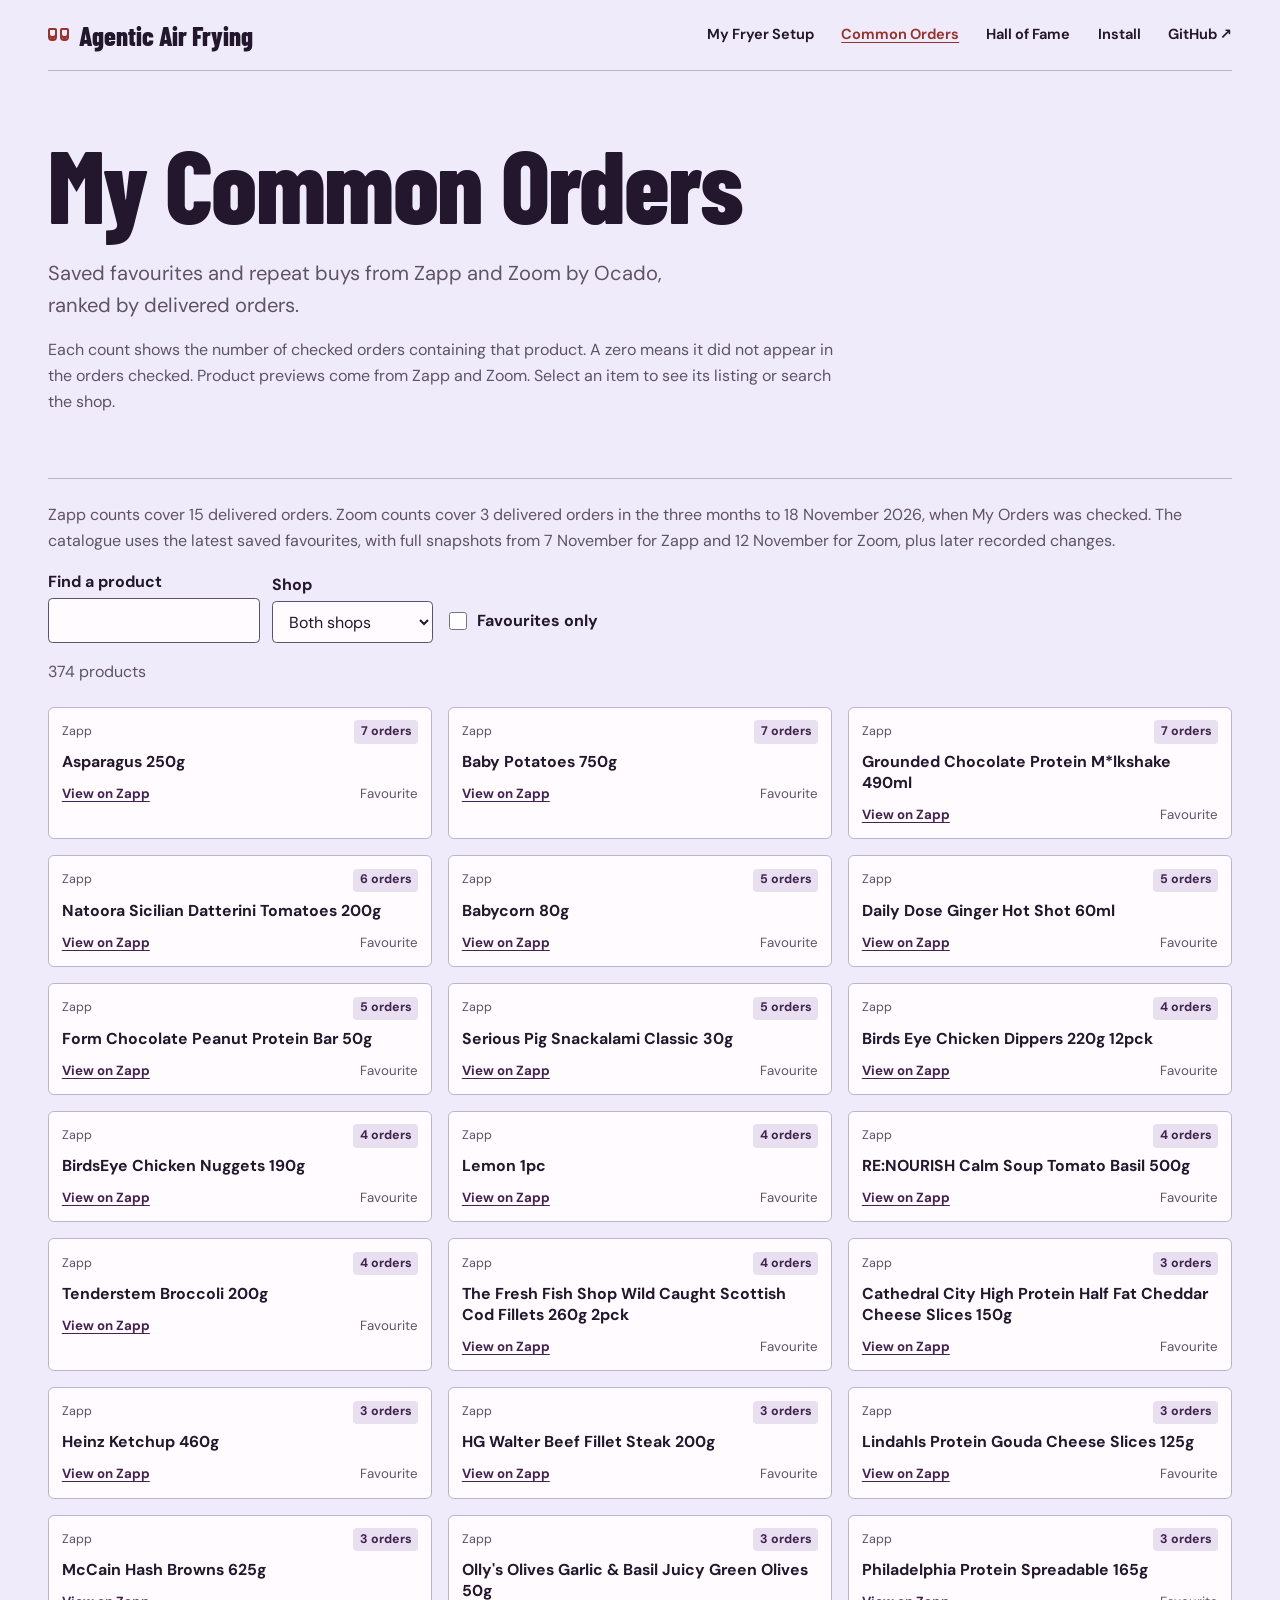
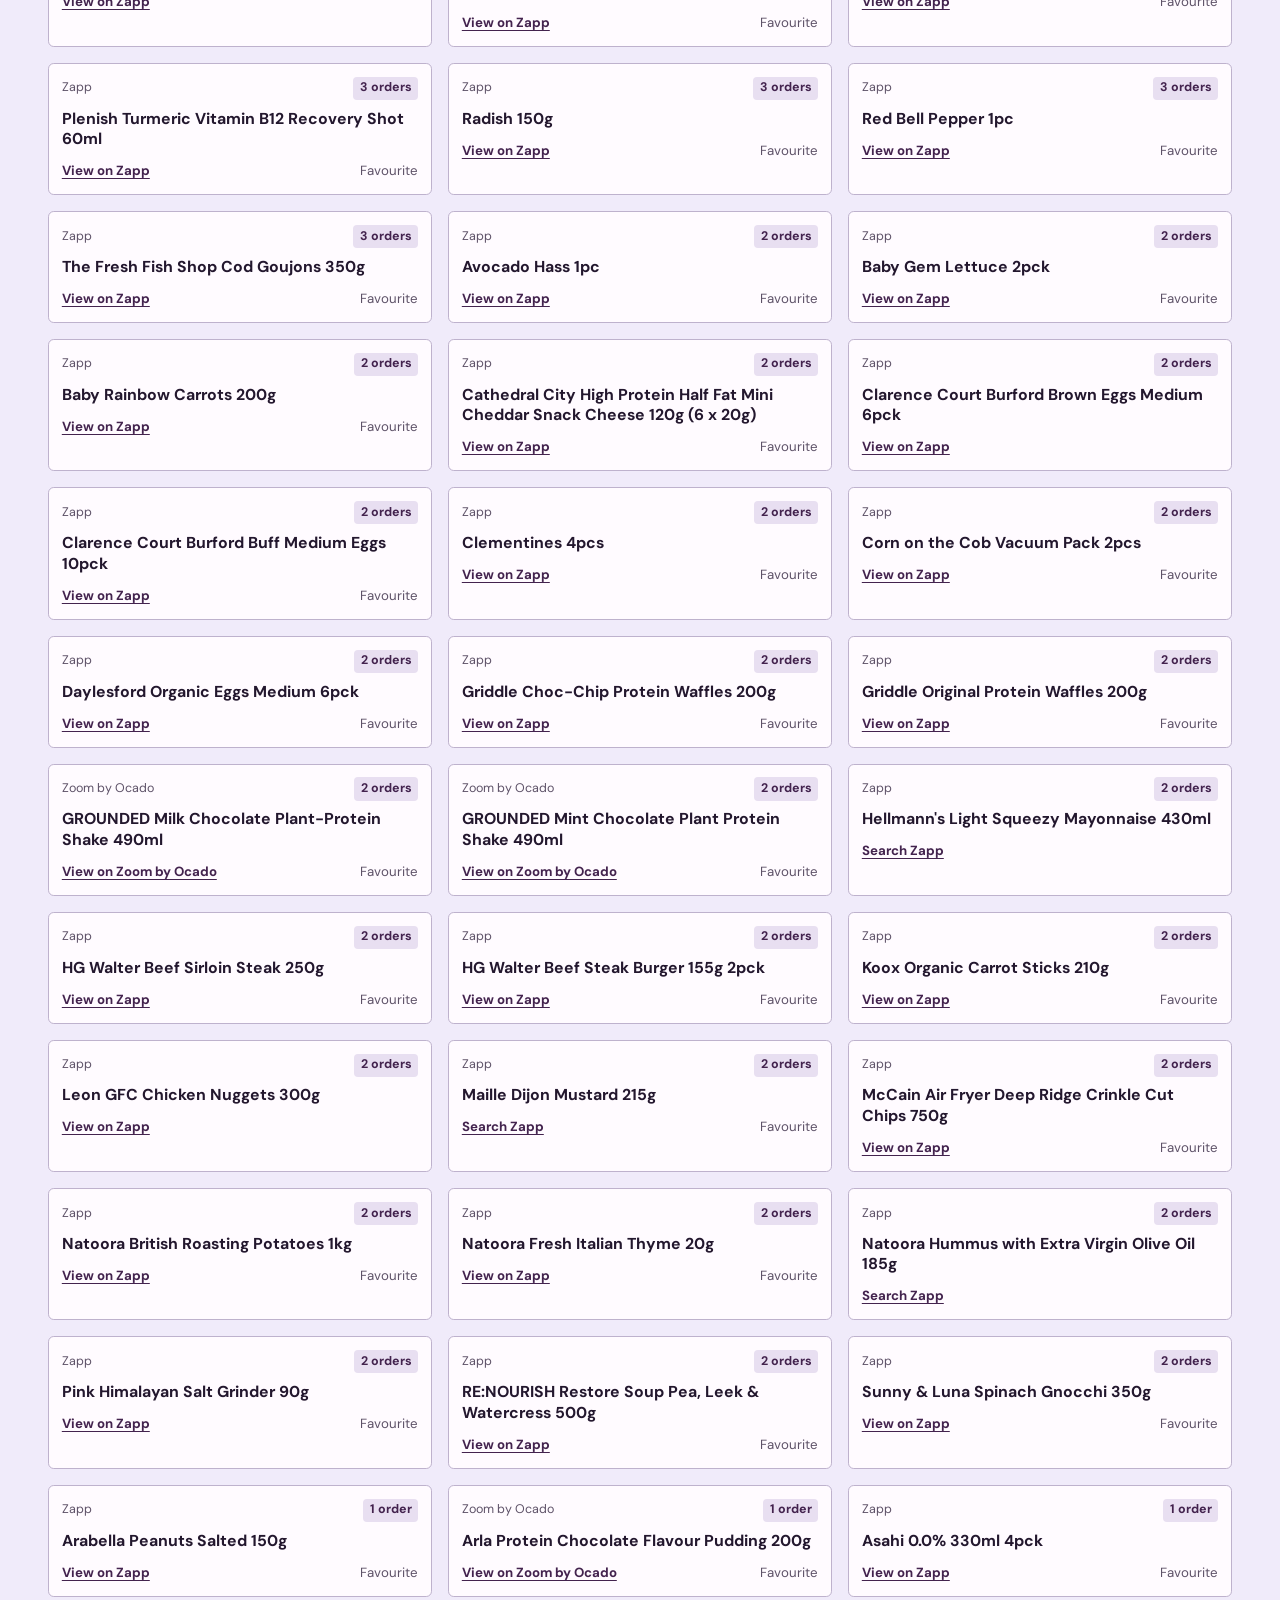
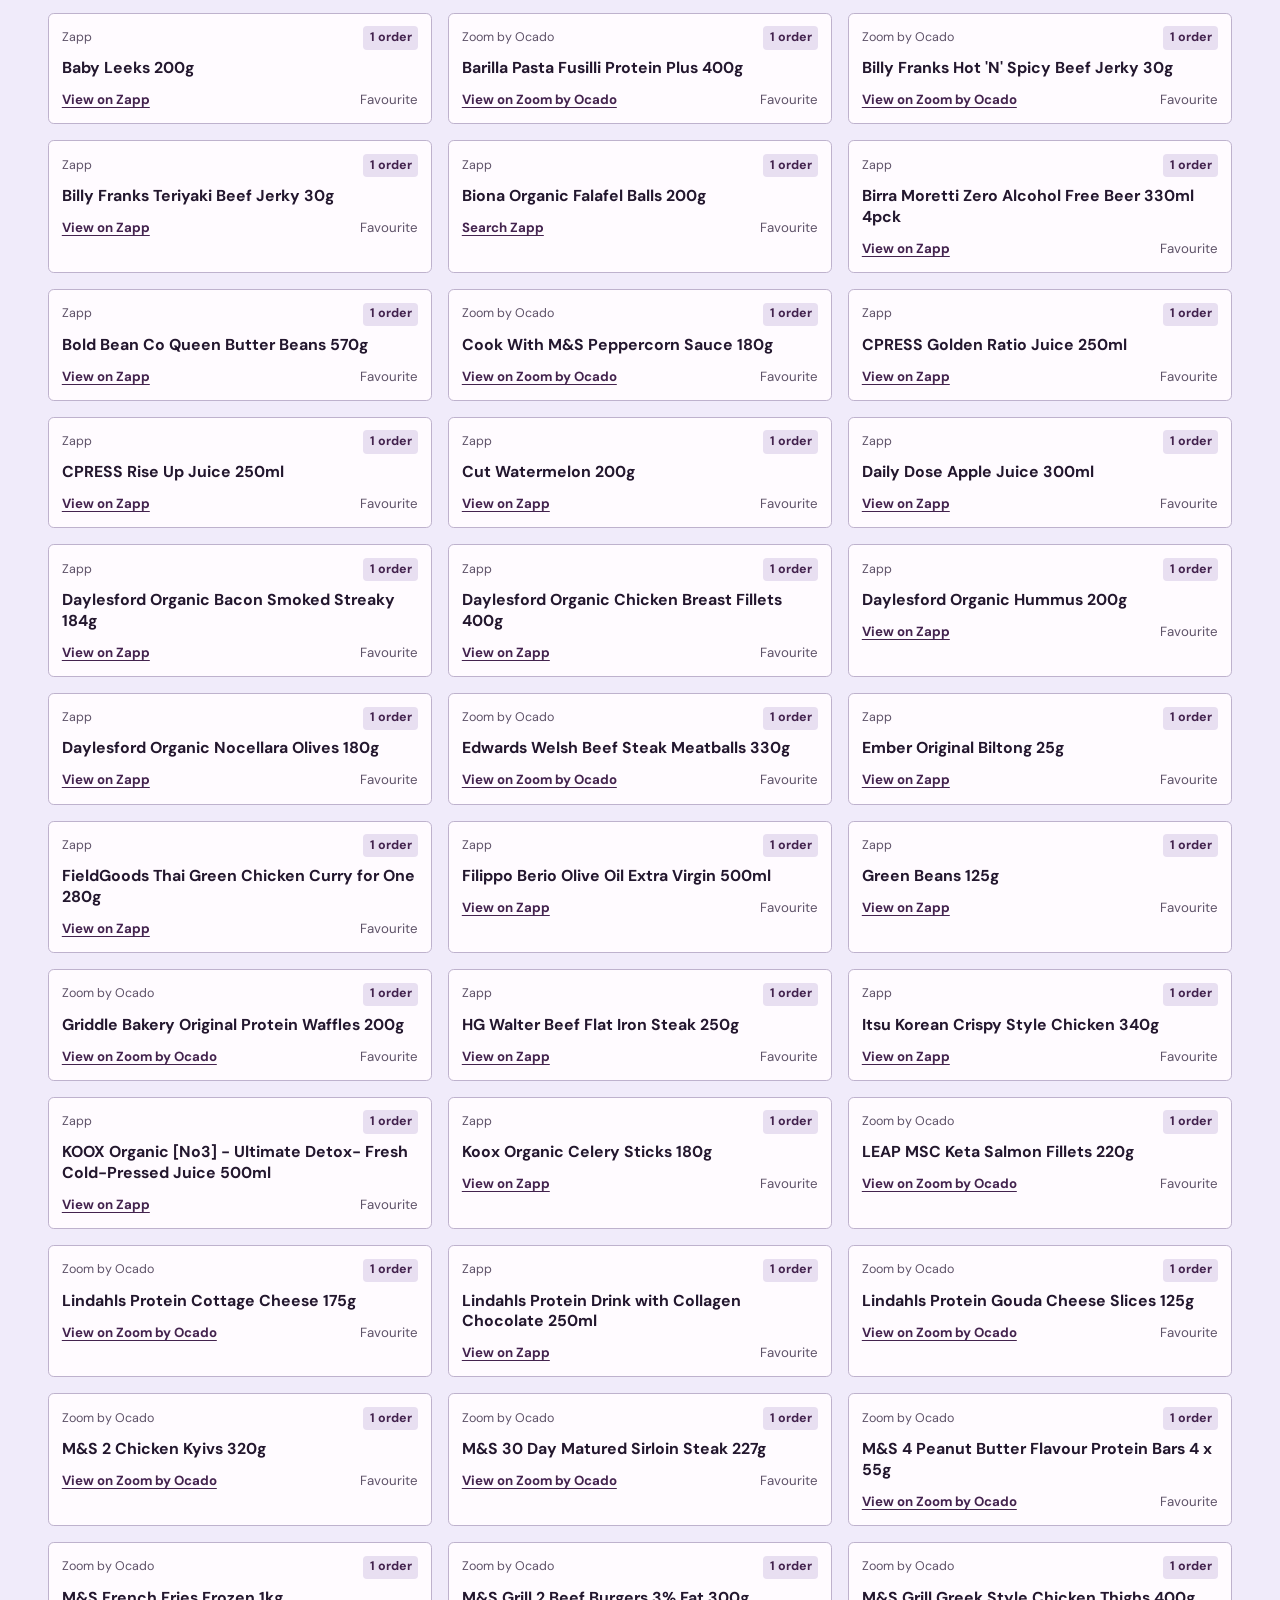
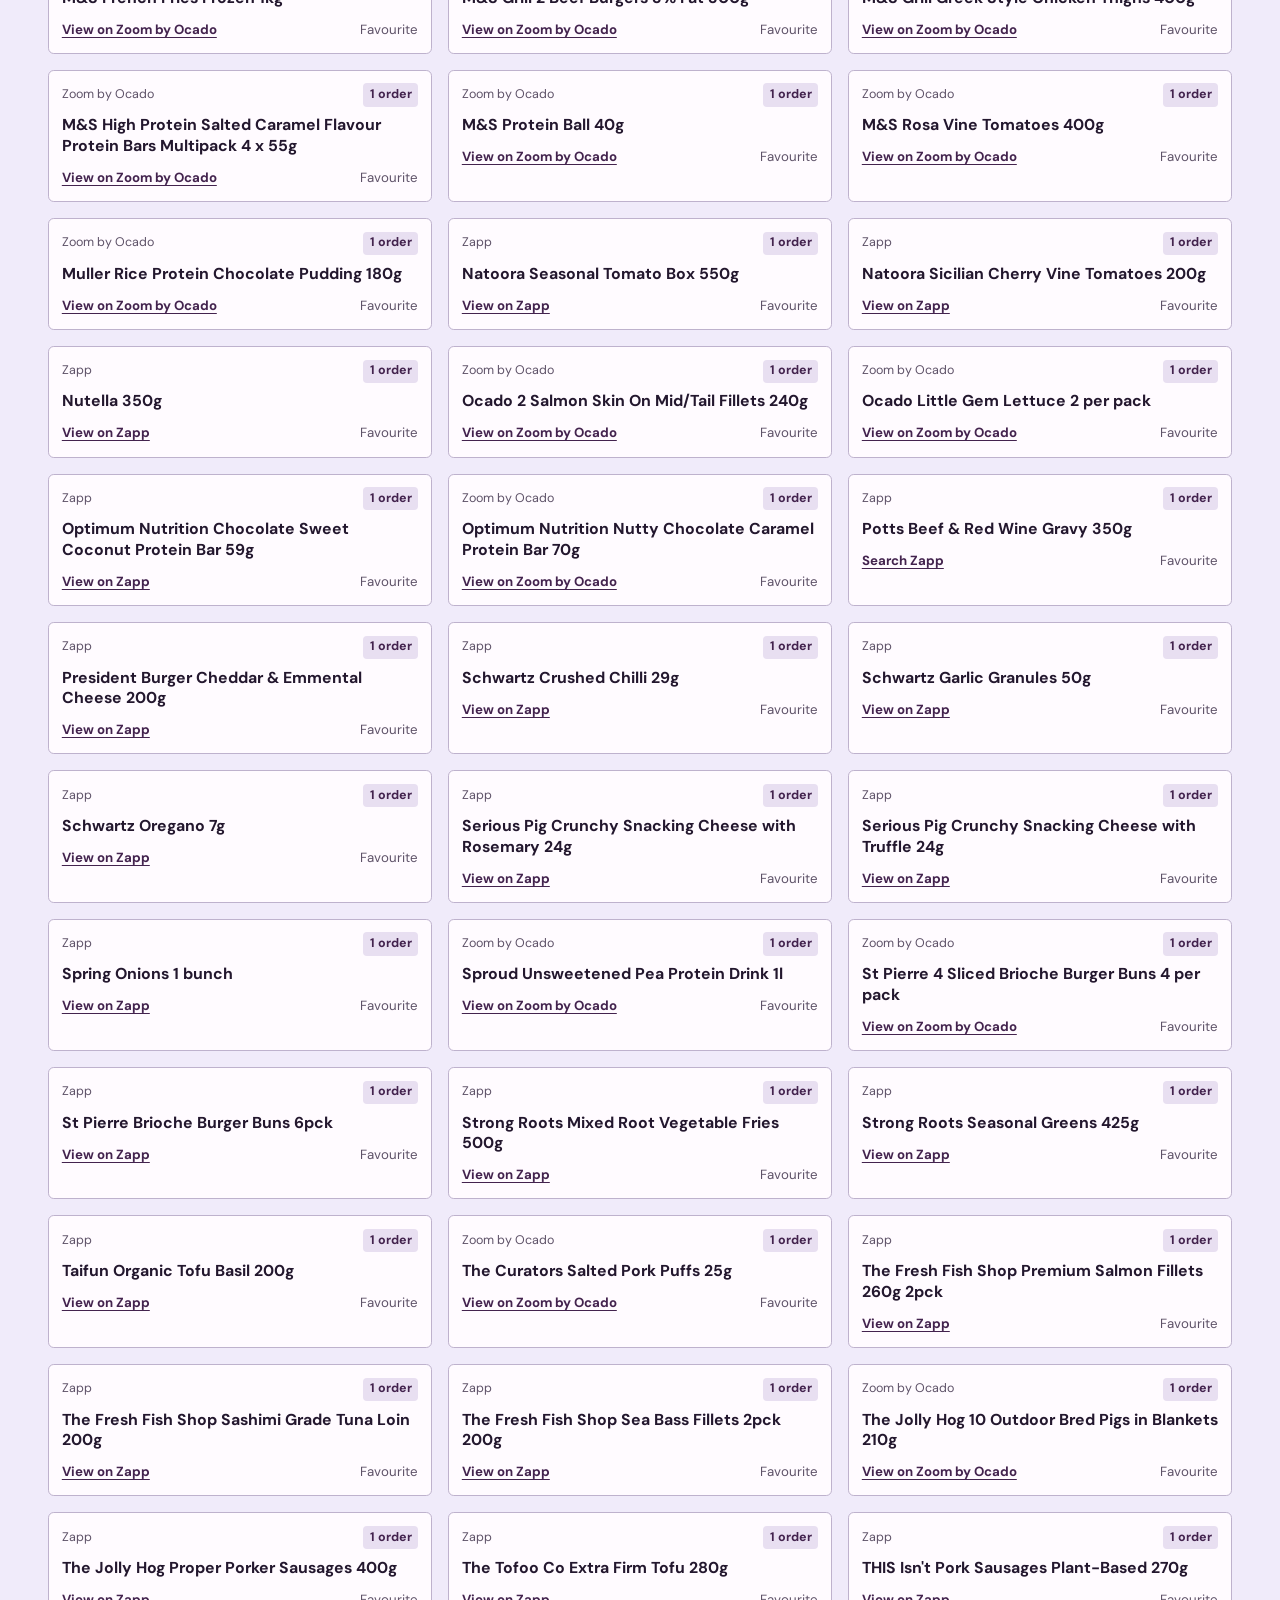
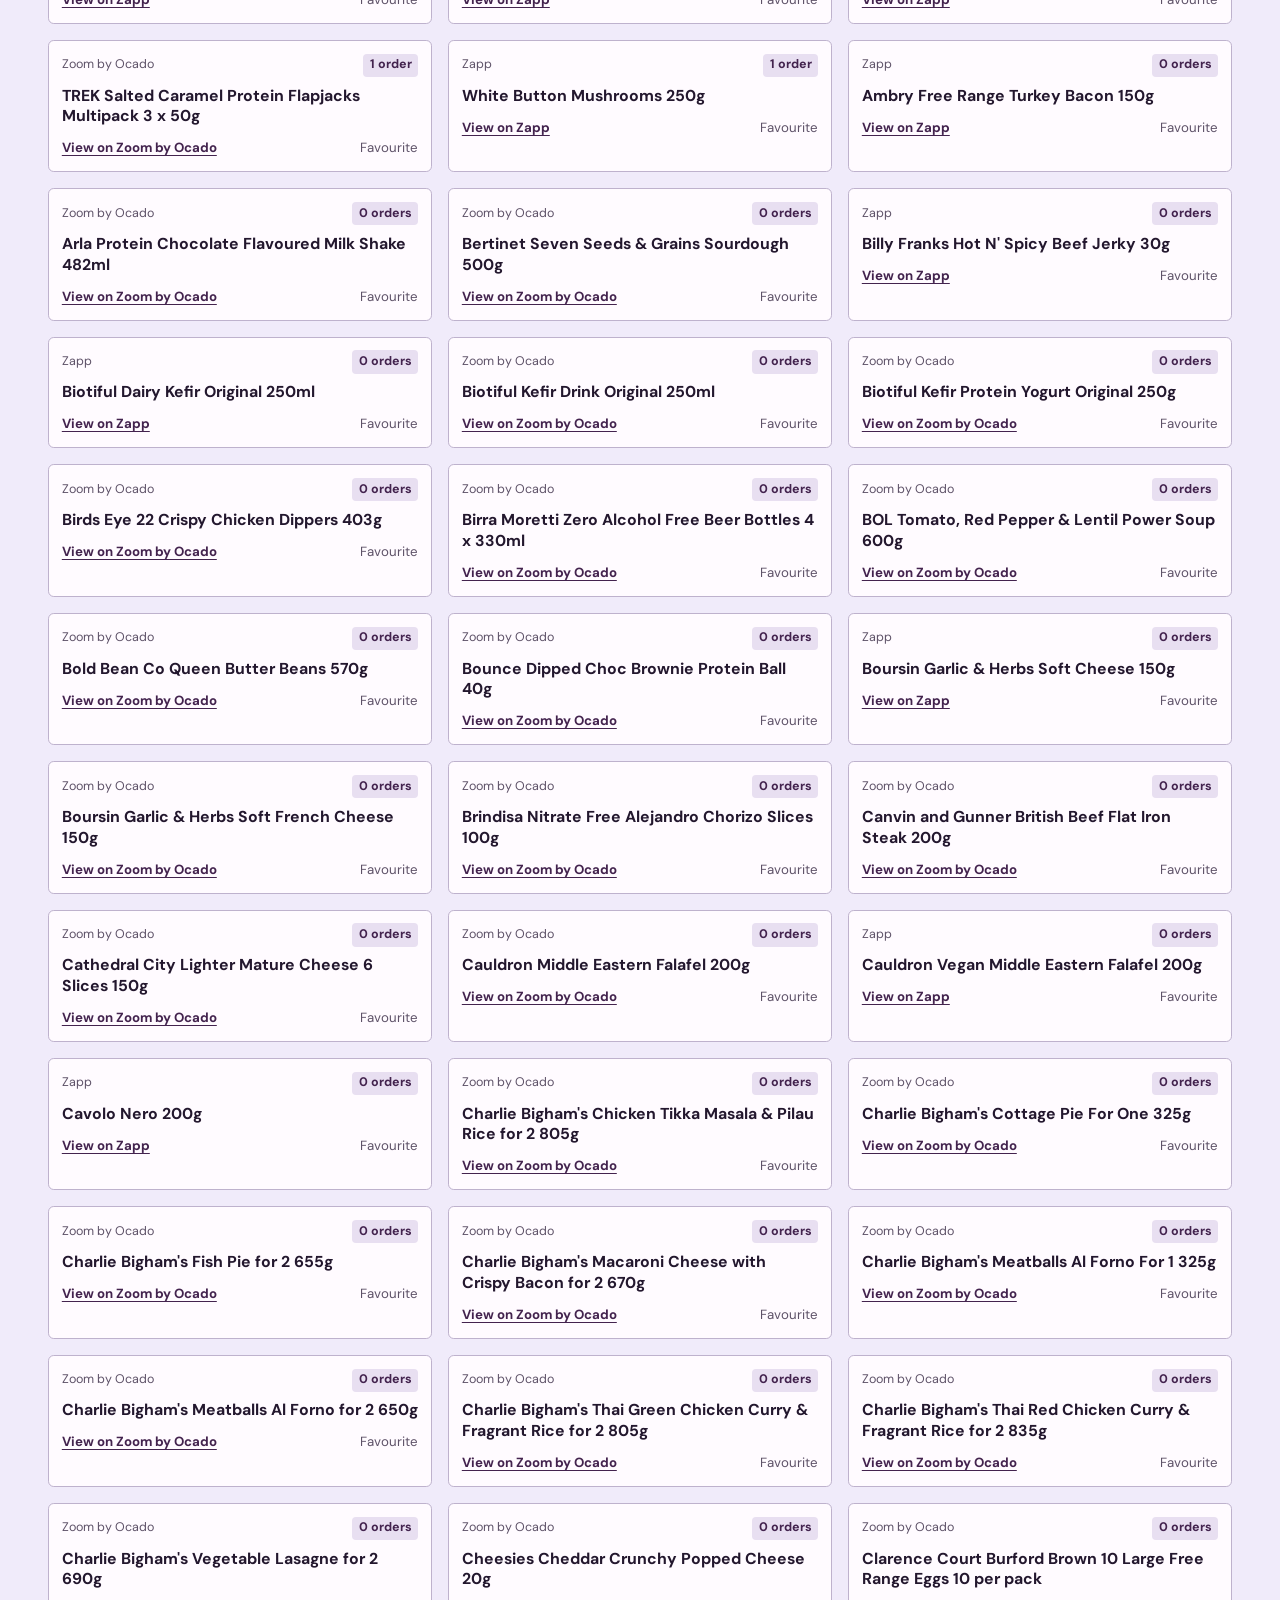
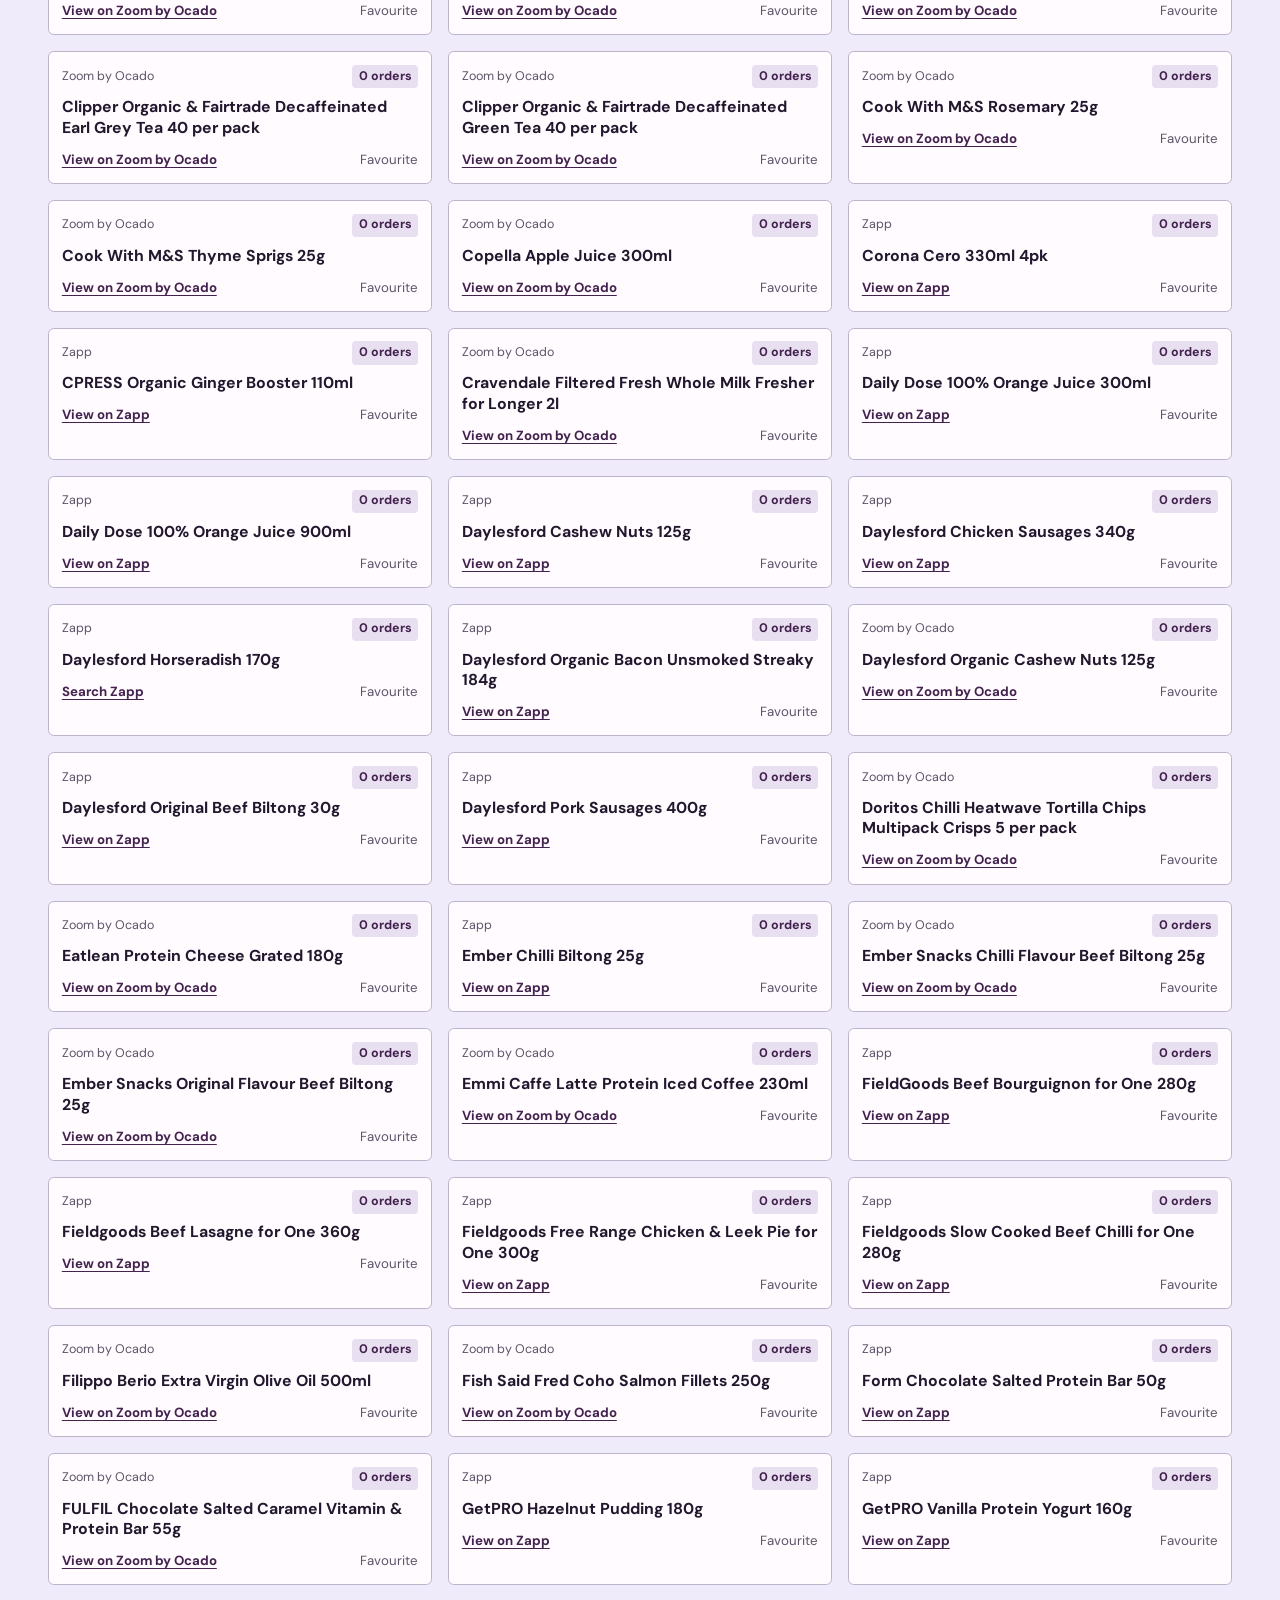
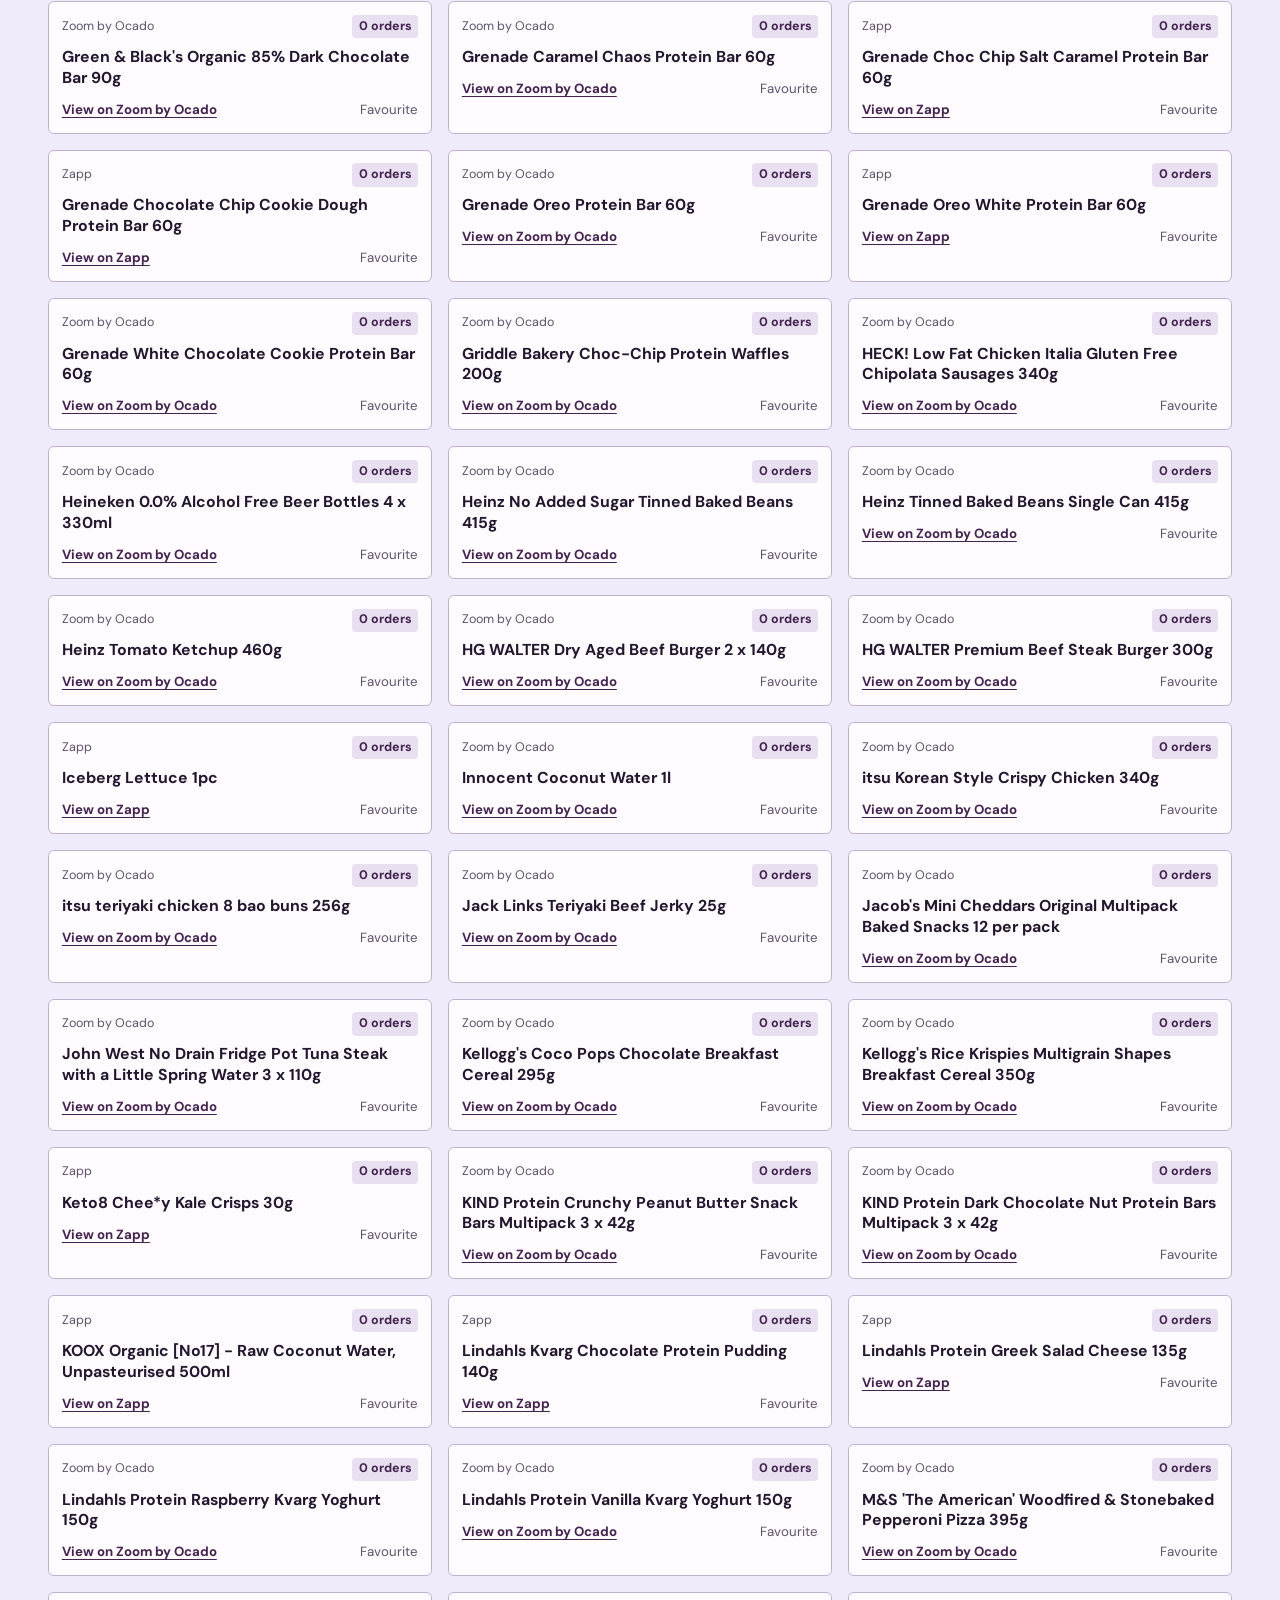
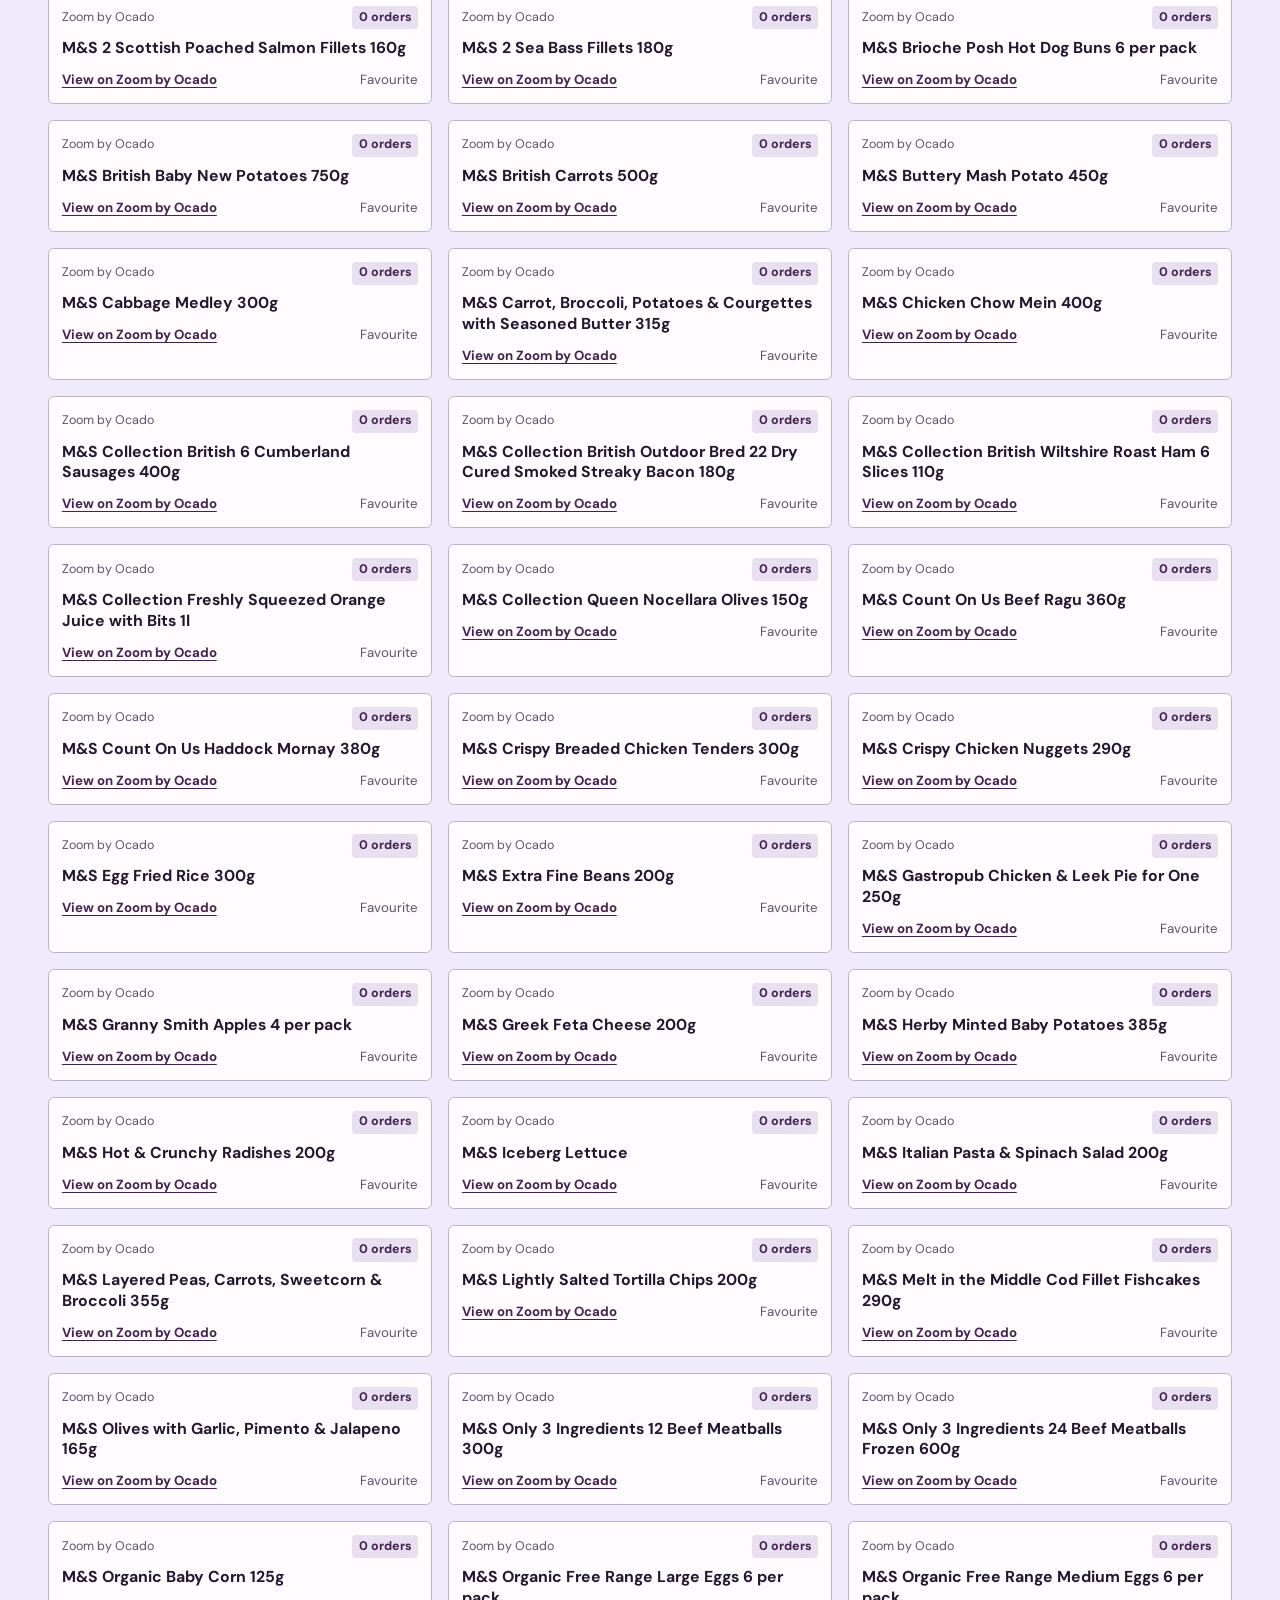
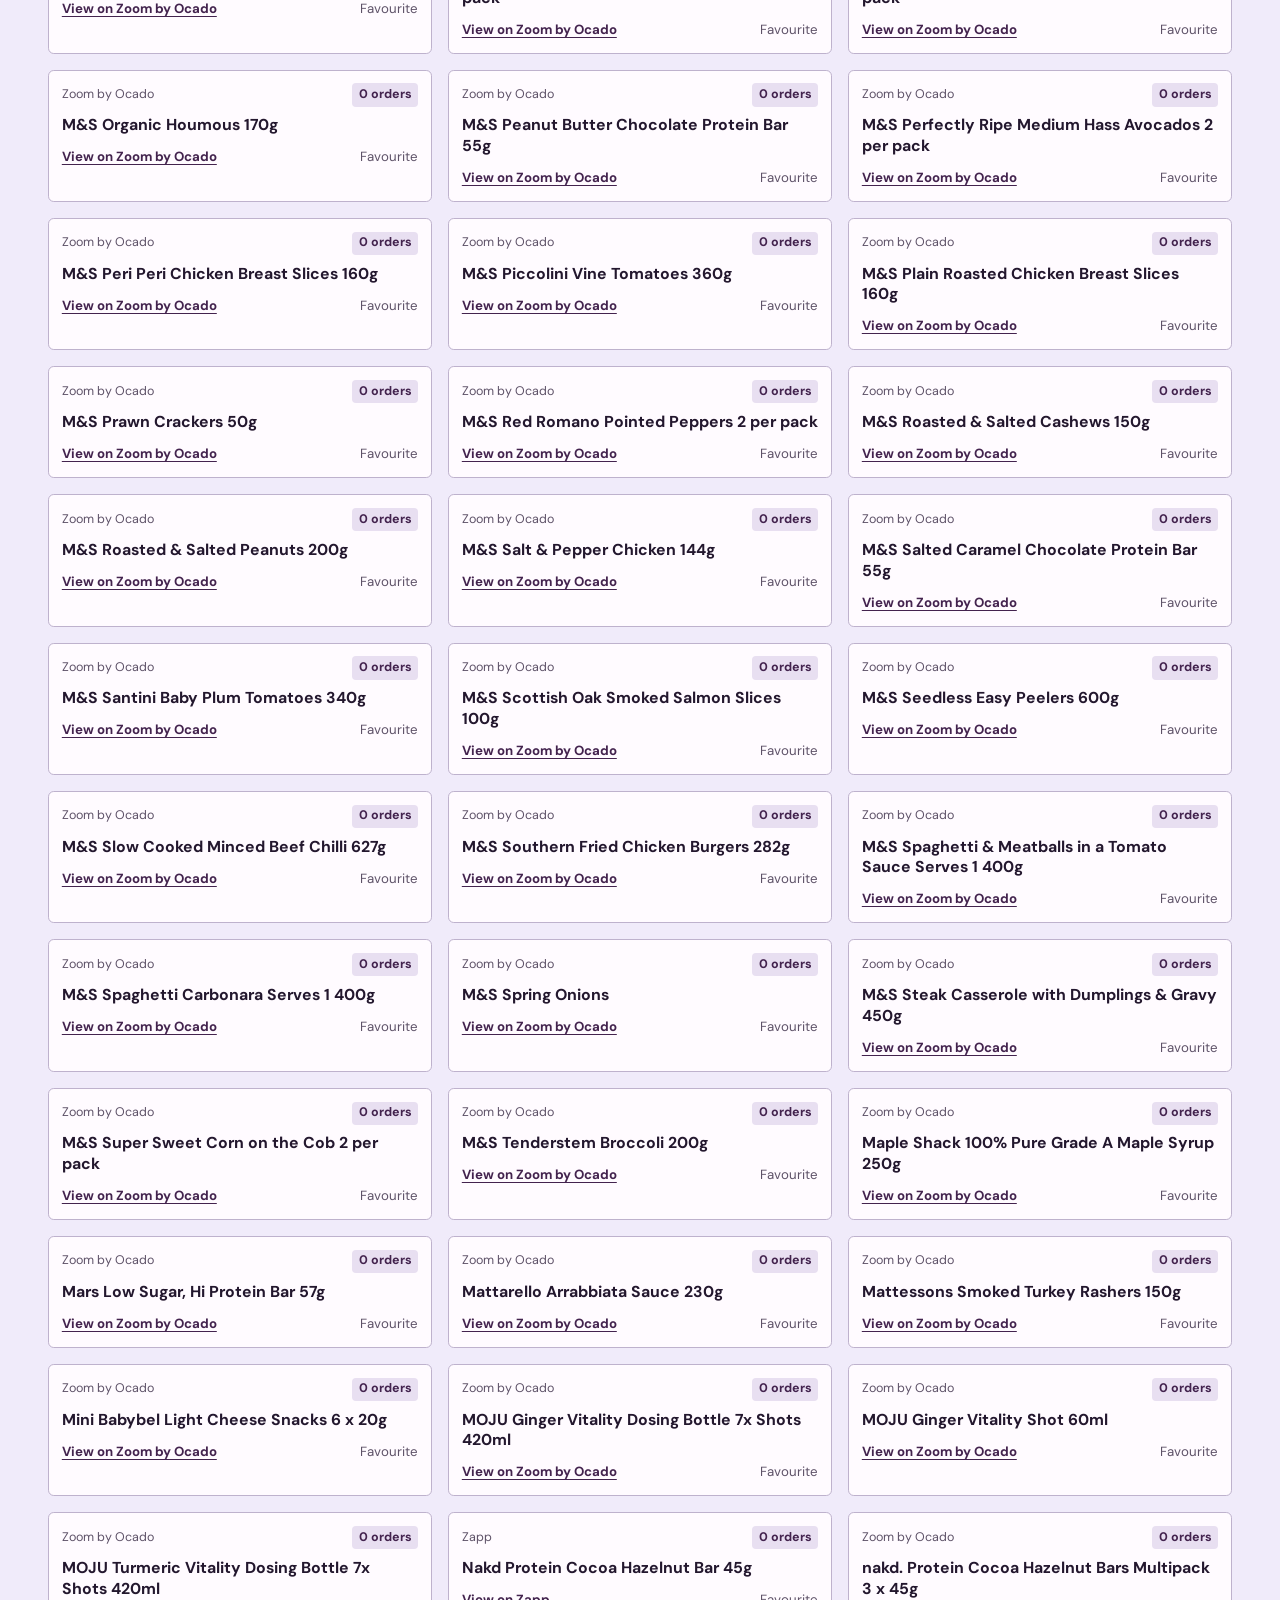
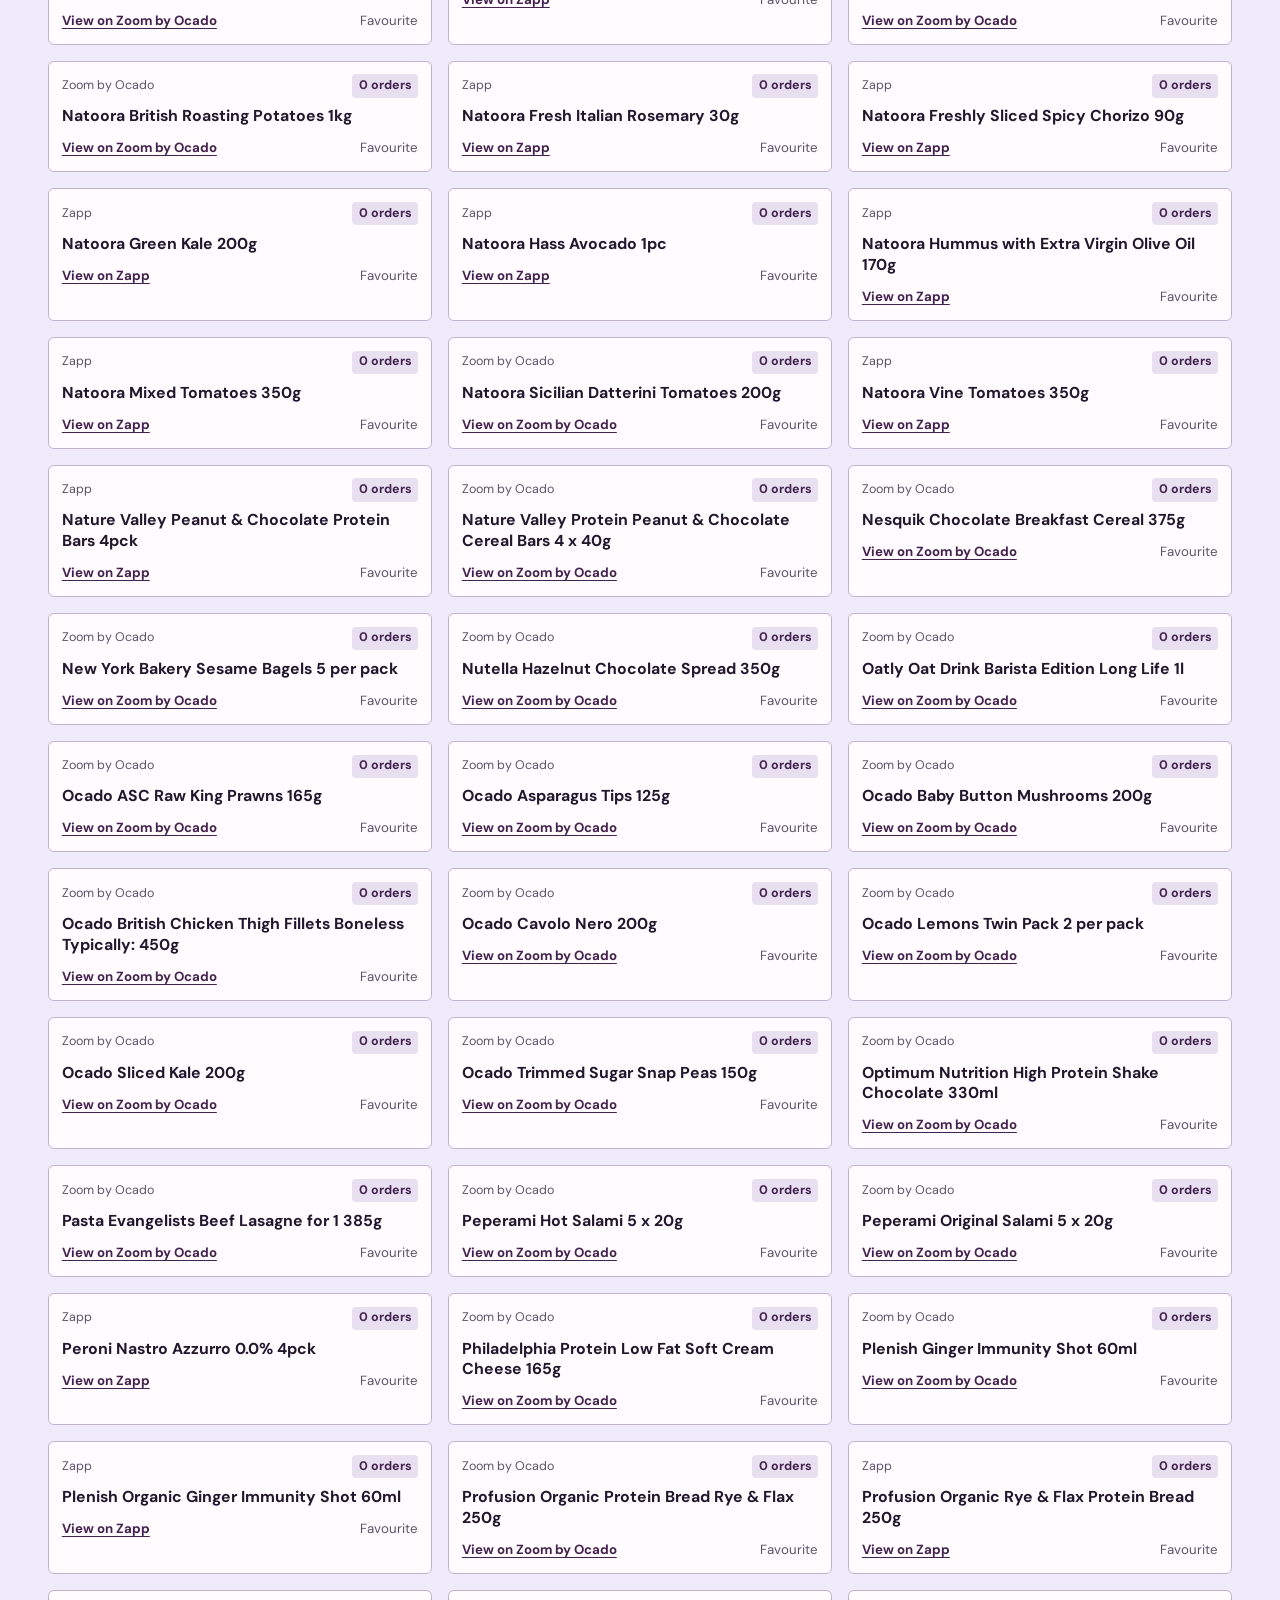
<file: docs/favourites.html>
<!DOCTYPE html>
<html lang="en">
<head>
  <meta charset="utf-8">
  <meta name="viewport" content="width=device-width, initial-scale=1">
  <title>My Common Orders — Agentic Air Frying</title>
  <meta name="description" content="Browse Ethan’s saved favourites and most frequently ordered groceries from Zapp and Zoom by Ocado.">
  <meta name="theme-color" content="#f0ebfa">
  <link rel="canonical" href="https://ethansk.github.io/agentic-air-frying/favourites.html">
  <link rel="icon" href="./assets/icon.png" type="image/png">
  <link rel="stylesheet" href="./styles.css?v=9">
  <script type="module" src="./favourites.js?v=3"></script>
</head>
<body>
  <a class="skip" href="#main">Skip to content</a>
  <header class="shell top">
    <a class="brand" href="./"><span class="basket-mark" aria-hidden="true"></span> Agentic Air Frying</a>
    <nav aria-label="Main">
      <a href="./#setup">My Fryer Setup</a>
      <a href="./favourites.html" aria-current="page">Common Orders</a>
      <a href="./hall-of-fame.html">Hall of Fame</a>
      <a href="./#install">Install</a>
      <a href="https://github.com/EthanSK/agentic-air-frying">GitHub <span aria-hidden="true">↗</span></a>
    </nav>
  </header>

  <main id="main" class="shell">
    <section class="catalog-intro" aria-labelledby="catalog-title">
      <h1 id="catalog-title">My Common Orders</h1>
      <p class="intro">Saved favourites and repeat buys from Zapp and Zoom by Ocado, ranked by delivered orders.</p>
      <p class="catalog-method">Each count shows the number of checked orders containing that product. A zero means it did not appear in the orders checked. Product previews come from Zapp and Zoom. Select an item to see its listing or search the shop.</p>
    </section>
    <section class="catalog-browser" aria-label="Browse common orders" data-favourites-list>
      <p class="catalog-coverage" data-coverage></p>
      <div class="catalog-controls" hidden>
        <label>Find a product <input type="search" name="product" autocomplete="off"></label>
        <div class="catalog-filter">
          <label for="catalog-shop">Shop</label>
          <select name="shop" id="catalog-shop">
            <option value="">Both shops</option>
            <option value="zapp">Zapp</option>
            <option value="zoom">Zoom by Ocado</option>
          </select>
        </div>
        <label class="favourites-toggle"><input type="checkbox" name="favourites"> Favourites only</label>
      </div>
      <p class="catalog-status" role="status">Loading favourites…</p>
      <ul class="catalog-grid"></ul>
      <noscript><p>Enable JavaScript to filter the catalogue, or <a href="./favourites.json">download the product list</a>.</p></noscript>
    </section>
  </main>

  <footer class="shell foot">
    <a class="brand" href="./"><span class="basket-mark" aria-hidden="true"></span> Agentic Air Frying</a>
    <nav aria-label="Project">
      <a href="https://www.justzapp.com/">Zapp <span aria-hidden="true">↗</span></a>
      <a href="https://zoom.ocado.com/">Zoom by Ocado <span aria-hidden="true">↗</span></a>
      <a href="https://github.com/EthanSK/agentic-air-frying">GitHub <span aria-hidden="true">↗</span></a>
    </nav>
  </footer>
</body>
</html>
</file>
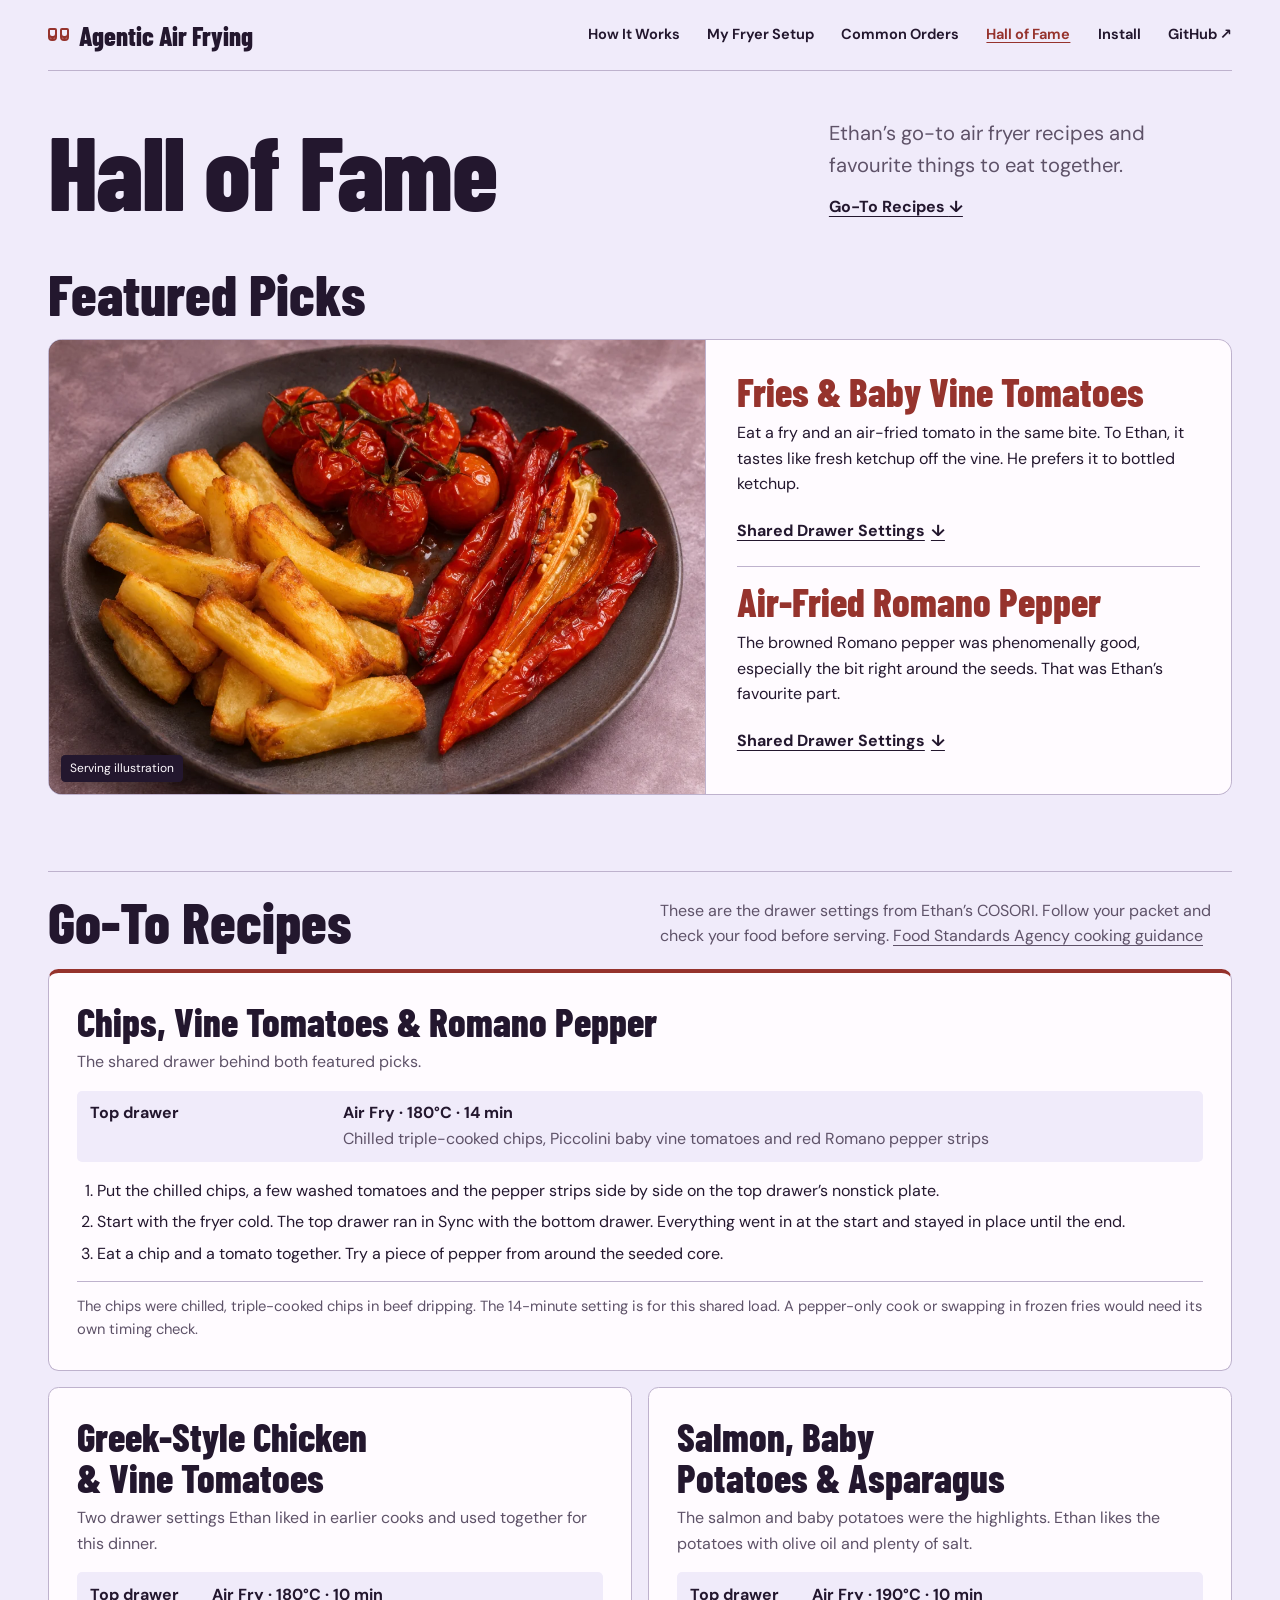
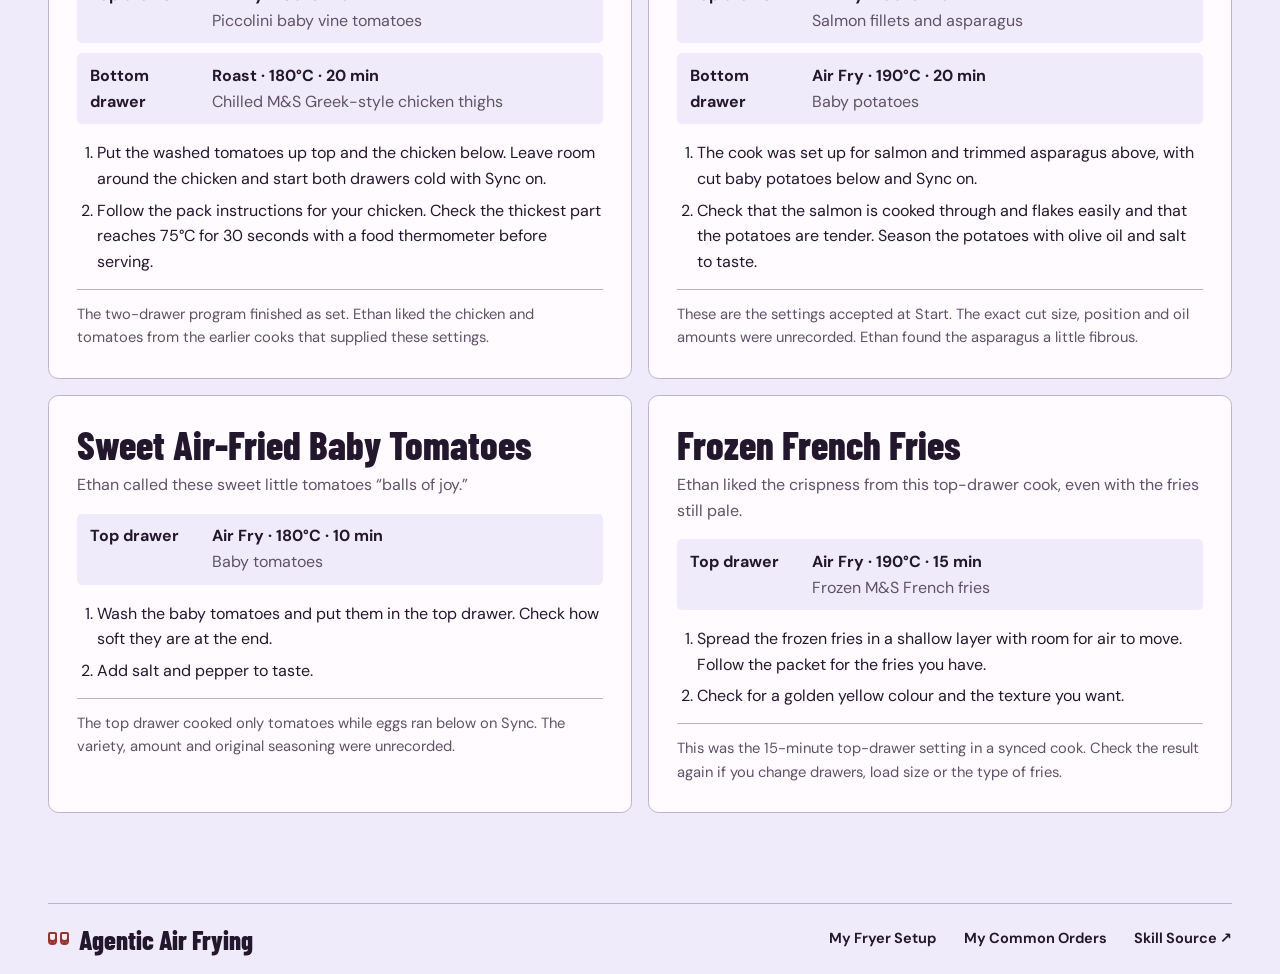
<file: docs/hall-of-fame.html>
<!DOCTYPE html>
<!-- Generated by export-hall-of-fame.py. Edit the curated cookbook and export again. -->
<html lang="en">
<head>
  <meta charset="utf-8">
  <meta name="viewport" content="width=device-width, initial-scale=1">
  <title>Hall of Fame — Agentic Air Frying</title>
  <meta name="description" content="Ethan’s go-to air fryer recipes, favourite pairings and recorded drawer settings.">
  <meta name="theme-color" content="#f0ebfa">
  <link rel="canonical" href="https://ethansk.github.io/agentic-air-frying/hall-of-fame.html">
  <meta property="og:type" content="website">
  <meta property="og:title" content="Hall of Fame — Agentic Air Frying">
  <meta property="og:description" content="Featured picks and the drawer settings behind Ethan’s go-to air fryer recipes.">
  <meta property="og:url" content="https://ethansk.github.io/agentic-air-frying/hall-of-fame.html">
  <meta property="og:image" content="https://ethansk.github.io/agentic-air-frying/assets/hall-of-fame-featured.webp">
  <link rel="icon" href="./assets/icon.png" type="image/png">
  <link rel="stylesheet" href="./styles.css?v=10">
  <link rel="stylesheet" href="./hall-of-fame.css?v=2">
</head>
<body>
  <a class="skip" href="#main">Skip to content</a>
  <header class="shell top">
    <a class="brand" href="./"><span class="basket-mark" aria-hidden="true"></span> Agentic Air Frying</a>
    <nav aria-label="Main">
      <a href="./#how-it-works">How It Works</a>
      <a href="./setup.html">My Fryer Setup</a>
      <a href="./favourites.html">Common Orders</a>
      <a href="./hall-of-fame.html" aria-current="page">Hall of Fame</a>
      <a href="./#install">Install</a>
      <a href="https://github.com/EthanSK/agentic-air-frying">GitHub <span aria-hidden="true">↗</span></a>
    </nav>
  </header>

  <main id="main" class="shell hall">
    <section class="hall-hero" aria-labelledby="hall-title">
      <h1 id="hall-title">Hall of Fame</h1>
      <div>
        <p class="intro">Ethan’s go-to air fryer recipes and favourite things to eat together.</p>
        <a class="text-link" href="#recipes">Go-To Recipes <span aria-hidden="true">↓</span></a>
      </div>
    </section>

    <section class="hall-featured" aria-labelledby="featured-title">
      <h2 id="featured-title">Featured Picks</h2>
      <div class="hall-feature-grid">
        <figure class="hall-plate">
          <img src="./assets/hall-of-fame-featured.webp" width="1200" height="800" fetchpriority="high" alt="Golden chips, blistered baby tomatoes on the vine and red Romano peppers with a few seeds showing.">
          <figcaption>Serving illustration</figcaption>
        </figure>
        <div class="hall-tasting-notes">
        <article class="hall-pick" id="fries-and-baby-vine-tomatoes">
          <h3>Fries &amp; Baby Vine Tomatoes</h3>
          <p>Eat a fry and an air-fried tomato in the same bite. To Ethan, it tastes like fresh ketchup off the vine. He prefers it to bottled ketchup.</p>
          <a class="text-link" href="#chips-tomatoes-and-romano-pepper">Shared Drawer Settings <span aria-hidden="true">↓</span></a>
        </article>
        <article class="hall-pick" id="air-fried-romano-pepper">
          <h3>Air-Fried Romano Pepper</h3>
          <p>The browned Romano pepper was phenomenally good, especially the bit right around the seeds. That was Ethan’s favourite part.</p>
          <a class="text-link" href="#chips-tomatoes-and-romano-pepper">Shared Drawer Settings <span aria-hidden="true">↓</span></a>
        </article>
        </div>
      </div>
    </section>

    <section id="recipes" class="hall-recipes" aria-labelledby="recipes-title">
      <div class="hall-recipes-header">
        <h2 id="recipes-title">Go-To Recipes</h2>
        <p>These are the drawer settings from Ethan’s COSORI. Follow your packet and check your food before serving. <a href="https://www.food.gov.uk/safety-hygiene/cooking-your-food">Food Standards Agency cooking guidance</a></p>
      </div>
      <article class="hall-recipe hall-recipe-shared" id="chips-tomatoes-and-romano-pepper">
        <h3>Chips, Vine Tomatoes &amp; Romano Pepper</h3>
        <p>The shared drawer behind both featured picks.</p>
        <dl class="hall-settings">
          <div><dt>Top drawer</dt><dd><strong>Air Fry · 180°C · 14 min</strong><span>Chilled triple-cooked chips, Piccolini baby vine tomatoes and red Romano pepper strips</span></dd></div>
        </dl>
        <ol>
          <li>Put the chilled chips, a few washed tomatoes and the pepper strips side by side on the top drawer’s nonstick plate.</li>
          <li>Start with the fryer cold. The top drawer ran in Sync with the bottom drawer. Everything went in at the start and stayed in place until the end.</li>
          <li>Eat a chip and a tomato together. Try a piece of pepper from around the seeded core.</li>
        </ol>
        <p class="hall-note">The chips were chilled, triple-cooked chips in beef dripping. The 14-minute setting is for this shared load. A pepper-only cook or swapping in frozen fries would need its own timing check.</p>
      </article>
      <div class="hall-recipe-grid">
      <article class="hall-recipe" id="greek-chicken-and-vine-tomatoes">
        <h3>Greek-Style Chicken &amp; Vine Tomatoes</h3>
        <p>Two drawer settings Ethan liked in earlier cooks and used together for this dinner.</p>
        <dl class="hall-settings">
          <div><dt>Top drawer</dt><dd><strong>Air Fry · 180°C · 10 min</strong><span>Piccolini baby vine tomatoes</span></dd></div>
          <div><dt>Bottom drawer</dt><dd><strong>Roast · 180°C · 20 min</strong><span>Chilled M&amp;S Greek-style chicken thighs</span></dd></div>
        </dl>
        <ol>
          <li>Put the washed tomatoes up top and the chicken below. Leave room around the chicken and start both drawers cold with Sync on.</li>
          <li>Follow the pack instructions for your chicken. Check the thickest part reaches 75°C for 30 seconds with a food thermometer before serving.</li>
        </ol>
        <p class="hall-note">The two-drawer program finished as set. Ethan liked the chicken and tomatoes from the earlier cooks that supplied these settings.</p>
      </article>
      <article class="hall-recipe" id="salmon-baby-potatoes-and-asparagus">
        <h3>Salmon, Baby Potatoes &amp; Asparagus</h3>
        <p>The salmon and baby potatoes were the highlights. Ethan likes the potatoes with olive oil and plenty of salt.</p>
        <dl class="hall-settings">
          <div><dt>Top drawer</dt><dd><strong>Air Fry · 190°C · 10 min</strong><span>Salmon fillets and asparagus</span></dd></div>
          <div><dt>Bottom drawer</dt><dd><strong>Air Fry · 190°C · 20 min</strong><span>Baby potatoes</span></dd></div>
        </dl>
        <ol>
          <li>The cook was set up for salmon and trimmed asparagus above, with cut baby potatoes below and Sync on.</li>
          <li>Check that the salmon is cooked through and flakes easily and that the potatoes are tender. Season the potatoes with olive oil and salt to taste.</li>
        </ol>
        <p class="hall-note">These are the settings accepted at Start. The exact cut size, position and oil amounts were unrecorded. Ethan found the asparagus a little fibrous.</p>
      </article>
      <article class="hall-recipe" id="sweet-baby-tomatoes">
        <h3>Sweet Air-Fried Baby Tomatoes</h3>
        <p>Ethan called these sweet little tomatoes “balls of joy.”</p>
        <dl class="hall-settings">
          <div><dt>Top drawer</dt><dd><strong>Air Fry · 180°C · 10 min</strong><span>Baby tomatoes</span></dd></div>
        </dl>
        <ol>
          <li>Wash the baby tomatoes and put them in the top drawer. Check how soft they are at the end.</li>
          <li>Add salt and pepper to taste.</li>
        </ol>
        <p class="hall-note">The top drawer cooked only tomatoes while eggs ran below on Sync. The variety, amount and original seasoning were unrecorded.</p>
      </article>
      <article class="hall-recipe" id="frozen-french-fries">
        <h3>Frozen French Fries</h3>
        <p>Ethan liked the crispness from this top-drawer cook, even with the fries still pale.</p>
        <dl class="hall-settings">
          <div><dt>Top drawer</dt><dd><strong>Air Fry · 190°C · 15 min</strong><span>Frozen M&amp;S French fries</span></dd></div>
        </dl>
        <ol>
          <li>Spread the frozen fries in a shallow layer with room for air to move. Follow the packet for the fries you have.</li>
          <li>Check for a golden yellow colour and the texture you want.</li>
        </ol>
        <p class="hall-note">This was the 15-minute top-drawer setting in a synced cook. Check the result again if you change drawers, load size or the type of fries.</p>
      </article>
      </div>
    </section>
  </main>

  <footer class="shell foot">
    <a class="brand" href="./"><span class="basket-mark" aria-hidden="true"></span> Agentic Air Frying</a>
    <nav aria-label="Project">
      <a href="./setup.html">My Fryer Setup</a>
      <a href="./favourites.html">My Common Orders</a>
      <a href="https://github.com/EthanSK/agentic-air-frying/tree/main/skills/agentic-air-frying">Skill Source <span aria-hidden="true">↗</span></a>
    </nav>
  </footer>
</body>
</html>
</file>
<file: docs/styles.css>
@font-face {
  font-family: "Barlow Condensed";
  src: url("./assets/barlow-condensed.woff2") format("woff2");
  font-weight: 800;
  font-display: swap;
}

@font-face {
  font-family: "DM Sans";
  src: url("./assets/dm-sans.woff2") format("woff2");
  font-weight: 400 700;
  font-display: swap;
}

:root {
  color-scheme: light;
  --paper: #f0ebfa;
  --ink: #23172e;
  --plum: #43234e;
  --paprika: #96332d;
  --muted: #5e5268;
  --rule: #beb2cd;
  --white: #fffbff;
  --display: "Barlow Condensed", "Arial Narrow", sans-serif;
  --body: "DM Sans", system-ui, sans-serif;
}

*, *::before, *::after { box-sizing: border-box; }

html { scroll-padding-top: 2rem; }

body {
  margin: 0;
  background: var(--paper);
  color: var(--ink);
  font-family: var(--body);
  font-size: 1rem;
  line-height: 1.6;
}

h1, h2, h3, p, figure, blockquote { margin: 0; }

h1, h2 {
  font-family: var(--display);
  font-weight: 800;
  line-height: .95;
  text-wrap: balance;
}

h1 { font-size: clamp(3.55rem, 8.1vw, 7.45rem); letter-spacing: -.016em; }
h2 { font-size: clamp(2.5rem, 4.9vw, 4.2rem); }
h3 { font-size: clamp(1rem, 1.6vw, 1.25rem); line-height: 1.25; }

a { color: inherit; text-underline-offset: .24em; }
a:hover { text-decoration-thickness: .14em; }
a:focus-visible { outline: 3px solid currentColor; outline-offset: 5px; }

.shell { width: min(100% - 6rem, 77rem); margin-inline: auto; }

.skip {
  position: absolute;
  z-index: 1;
  left: 1rem;
  top: 1rem;
  transform: translateY(-200%);
  background: var(--ink);
  color: var(--white);
  padding: .5rem 1rem;
}

.skip:focus { transform: none; }

.top, .foot {
  display: flex;
  align-items: center;
  justify-content: space-between;
  gap: 1.15rem;
  padding-block: 1.35rem;
}

.top { border-bottom: 1px solid var(--rule); }

.brand {
  display: inline-flex;
  align-items: center;
  gap: .63rem;
  font-family: var(--display);
  font-size: 1.66rem;
  font-weight: 800;
  line-height: 1;
  text-decoration: none;
  white-space: nowrap;
}

.basket-mark { display: inline-flex; gap: 3px; color: var(--paprika); }

.basket-mark::before, .basket-mark::after {
  content: "";
  display: block;
  width: 9px;
  height: 13px;
  border: 2px solid currentColor;
  border-radius: 2px 2px 4px 4px;
  box-shadow: inset 0 -3px 0 currentColor;
}

nav { display: flex; align-items: center; flex-wrap: wrap; gap: .5rem 1.7rem; }
nav a { font-size: .91rem; font-weight: 650; text-decoration: none; }
nav a:hover { text-decoration: underline; }
nav a[aria-current="page"] { color: var(--paprika); text-decoration: underline; }

.hero {
  display: grid;
  grid-template-columns: minmax(0, 1.10fr) minmax(0, 1fr);
  align-items: center;
  gap: clamp(2rem, 5vw, 5rem);
  padding-block: clamp(2.5rem, 5vw, 5rem);
}

.eyebrow {
  display: flex;
  align-items: center;
  gap: .65em;
  margin-bottom: 1.2rem;
  color: var(--plum);
  text-transform: uppercase;
  letter-spacing: .09em;
  font-size: clamp(.68rem, 1.1vw, .81rem);
  font-weight: 700;
}

.eyebrow span { width: 1.35rem; height: 2px; background: var(--paprika); flex-shrink: 0; }
.hero h1 { font-size: clamp(3.5rem, 6.8vw, 6.2rem); }
.hero em { display: block; color: var(--paprika); font-style: normal; text-wrap: balance; }

.intro {
  margin-top: 1.55rem;
  max-width: 36ch;
  color: var(--muted);
  font-size: clamp(1.03rem, 1.75vw, 1.26rem);
}

.actions { display: flex; align-items: center; flex-wrap: wrap; gap: .65rem 1.5rem; margin-top: 1.7rem; }

.button {
  display: inline-flex;
  width: fit-content;
  min-height: 48px;
  align-items: center;
  justify-content: space-between;
  gap: 1.35rem;
  border: 1px solid transparent;
  border-radius: .28rem;
  background: var(--ink);
  color: var(--white);
  padding: .65rem 1rem;
  font-weight: 700;
  text-decoration: none;
}

.button:hover { background: var(--plum); }
.button:focus-visible { outline-color: var(--paprika); }

.text-link { font-weight: 700; }
.compatibility { margin-top: 1rem; color: var(--muted); font-size: .9rem; }
.compatibility span { padding-inline: .25rem; }

.drawer-sheet { background: var(--ink); color: var(--white); border-radius: .36rem; overflow: hidden; }

.drawer-sheet img {
  display: block;
  width: 100%;
  height: auto;
  aspect-ratio: 1.21;
  object-fit: cover;
}

.drawer-sheet figcaption { display: grid; grid-template-columns: repeat(2, minmax(0, 1fr)); }

.drawer-sheet figcaption > span { padding: .8rem clamp(.75rem, 2.4vw, 1.6rem) .95rem; }
.drawer-sheet figcaption > span + span { border-left: 1px solid #715f7d; }
.drawer-sheet small, .drawer-sheet strong { display: block; }
.drawer-sheet small { color: #e2cde8; font-size: .68rem; text-transform: uppercase; letter-spacing: .115em; font-weight: 700; }
.drawer-sheet strong { margin-top: .12rem; font-size: clamp(.84rem, 1.4vw, 1.15rem); }

.workflow, .example, .privacy { padding-block: clamp(2.5rem, 5vw, 4.5rem); border-top: 1px solid var(--rule); }

.steps {
  display: grid;
  grid-template-columns: repeat(3, minmax(0, 1fr));
  gap: 1.25rem clamp(1.25rem, 4vw, 4rem);
  list-style: decimal-leading-zero inside;
  padding: 0;
  margin: 2rem 0 0;
}

.steps li::marker { color: var(--paprika); font: 800 1.45rem/1 var(--display); }
.steps h3 { margin-top: .5rem; }
.steps p, .example > div p, .privacy p { color: var(--muted); margin-top: .55rem; }

.example {
  display: grid;
  grid-template-columns: minmax(0, .85fr) minmax(0, 1.15fr);
  gap: 1.65rem clamp(2rem, 7vw, 7rem);
  align-items: center;
}

.example blockquote {
  min-width: 0;
  border-left: .35rem solid var(--paprika);
  color: var(--plum);
  font-size: clamp(1.2rem, 2.05vw, 1.65rem);
  font-weight: 600;
  line-height: 1.42;
  padding-block: .35rem;
  padding-left: clamp(1rem, 3vw, 2.25rem);
}

.install {
  display: grid;
  grid-template-columns: repeat(2, minmax(0, 1fr));
  gap: 2rem clamp(2rem, 7vw, 7rem);
  border-radius: .36rem;
  padding: clamp(1.5rem, 4vw, 3.6rem);
  background: var(--plum);
  color: var(--white);
}

.install p { color: #f3ebf7; margin-top: .65rem; }
.install .button { margin-top: 1.35rem; }
.button-light { color: var(--ink); background: var(--white); }
.button-light:hover { background: #e8d9f0; }
.button-light:focus-visible { outline-color: var(--white); }

.destinations { align-self: center; }
.destinations > div { padding-block: 1rem; border-bottom: 1px solid #a189a9; }
.destinations > div:first-child { padding-top: 0; }
.destinations .text-link { display: inline-block; margin-top: 1rem; }

code {
  font-size: .94em;
  background: #ffffff20;
  border-radius: .2rem;
  padding: .08em .3em;
  overflow-wrap: anywhere;
}

.privacy { border: 0; max-width: 72ch; }
.privacy h2 { font-size: clamp(2.15rem, 3.5vw, 3rem); }
.foot { border-top: 1px solid var(--rule); }
.missing { padding-block: 4rem; }
.missing p { margin-block: 1rem; }

.setup-summary {
  padding: clamp(1.3rem, 3.3vw, 3rem);
  margin-bottom: clamp(2.5rem, 5vw, 4.5rem);
  border-left: .35rem solid var(--paprika);
  background: #e8dff1;
}

.setup-summary-heading { display: flex; flex-wrap: wrap; align-items: center; justify-content: space-between; gap: 1rem 2rem; }
.setup-summary-heading .actions { margin: 0; }
.setup-summary-grid { display: grid; grid-template-columns: repeat(3, minmax(0, 1fr)); gap: 1.5rem; margin-top: 1.6rem; }
.setup-summary-card img { display: block; width: 100%; height: auto; border-radius: .36rem; }
.setup-summary-card .cosori-product-photo { aspect-ratio: 3 / 2; object-fit: contain; background: white; }
.setup-summary-card h3 { margin-top: .8rem; }
.setup-summary-card p { margin-top: .35rem; color: var(--muted); }

.setup-intro, .setup-step {
  display: grid;
  grid-template-columns: minmax(0, 1.3fr) minmax(0, 1fr);
  gap: clamp(1.5rem, 5vw, 4.8rem);
  align-items: center;
  padding-block: clamp(2.5rem, 5vw, 4.75rem);
}

.setup-intro h1 { font-size: clamp(3.5rem, 7.4vw, 6.4rem); text-wrap: initial; }
.setup-intro .intro { max-width: 40ch; }
.setup-index { display: block; min-width: 0; border-left: .3rem solid var(--paprika); padding-left: 1.2rem; }
.setup-index ol { padding-left: 1.3rem; margin: 0 0 .8rem; }
.setup-index li { padding: .28rem 0; }
.setup-index li::marker { color: var(--paprika); font-weight: 700; }
.setup-index > a { color: var(--muted); }

.setup-step, .common-orders { border-top: 1px solid var(--rule); }
.setup-step h2, .common-orders h2 { font-size: clamp(2.75rem, 4.75vw, 4.5rem); text-wrap: initial; }
.setup-step p:not(.part), .common-orders > p { margin-top: .85rem; color: var(--muted); }
.part { margin-bottom: .65rem; color: var(--paprika); font-size: .79rem; font-weight: 700; letter-spacing: .075em; text-transform: uppercase; }
.setup-instructions { padding-left: 1.4rem; margin: 1.15rem 0; }
.setup-instructions li { padding-left: .2rem; margin: .55rem 0; }
.setup-instructions li::marker { color: var(--paprika); font-weight: 700; }
.resource-links { padding: 0; list-style: none; margin: 1.15rem 0 0; }
.resource-links li + li { margin-top: .35rem; }
.resource-links a { color: var(--plum); font-weight: 650; }
.setup-photo { overflow: hidden; border-radius: .36rem; background: var(--plum); color: var(--white); }
.setup-photo img { display: block; width: 100%; height: auto; }
.setup-photo figcaption { padding: .85rem 1.1rem; font-size: .86rem; }

.settings-note { margin: 0; padding: .3rem clamp(1rem, 3vw, 2rem); border-radius: .36rem; background: var(--plum); color: var(--white); }
.settings-note > div { padding: 1.15rem 0; }
.settings-note > div + div { border-top: 1px solid #a189a9; }
.settings-note dt { font-size: 1.12rem; font-weight: 700; }
.settings-note dd { color: #f3ebf7; margin: .22rem 0 0; }

.common-orders { padding-block: clamp(2.5rem, 5vw, 4.75rem); }
.common-orders > p { max-width: 65ch; }
.orders-grid { display: grid; grid-template-columns: repeat(3, minmax(0, 1fr)); gap: 1rem 2rem; margin-top: 1.75rem; }
.orders-grid article { border-top: 2px solid var(--paprika); padding-top: .85rem; }
.orders-grid p { margin-top: .45rem; color: var(--muted); }
.common-orders .shop-links { display: flex; flex-wrap: wrap; gap: .5rem 1.2rem; margin-top: 1.35rem; color: var(--plum); font-weight: 700; }

.catalog-intro, .catalog-preview { padding-block: clamp(2.5rem, 5vw, 4.5rem); }
.catalog-intro h1 { font-size: clamp(3.65rem, 8vw, 6.45rem); text-wrap: initial; }
.catalog-intro .intro { max-width: 47ch; }
.catalog-method { max-width: 72ch; margin-top: 1rem; color: var(--muted); }
.catalog-preview { border-top: 1px solid var(--rule); }
.catalog-preview p { margin-top: .65rem; color: var(--muted); }
.catalog-gallery, .catalog-grid { display: grid; gap: 1rem; margin: 1.35rem 0 0; padding: 0; list-style: none; }
.gallery-toolbar:not([hidden]) { display: flex; align-items: center; justify-content: space-between; gap: 1rem; margin-top: 1.15rem; }
.gallery-total { color: var(--muted); font-size: .85rem; }
.gallery-buttons { display: flex; gap: .5rem; }
.gallery-buttons button { width: 2.75rem; height: 2.75rem; border: 1px solid var(--rule); border-radius: .3rem; background: var(--white); color: var(--ink); font: 700 1.25rem var(--body); cursor: pointer; }
.gallery-buttons button:hover:not(:disabled) { border-color: var(--plum); background: var(--plum); color: var(--white); }
.gallery-buttons button:disabled { opacity: .45; cursor: default; }
.gallery-buttons button:focus-visible, .catalog-gallery:focus-visible { outline: 2px solid var(--plum); outline-offset: 3px; }
.catalog-gallery { grid-auto-flow: column; grid-auto-columns: clamp(13.5rem, 22%, 16rem); align-items: start; overflow-x: auto; margin-top: .65rem; padding: .15rem .15rem .75rem; scroll-padding-inline: .15rem; scroll-snap-type: x proximity; scrollbar-color: var(--rule) var(--paper); }
.catalog-gallery .catalog-card { min-height: 9rem; scroll-snap-align: start; }
.gallery-status:empty { display: none; }
.catalog-grid { grid-template-columns: repeat(3, minmax(0, 1fr)); margin-bottom: 3rem; }
.catalog-card { overflow: hidden; min-width: 0; border: 1px solid var(--rule); border-radius: .36rem; background: var(--white); }
.catalog-product-link { display: block; height: 100%; text-decoration: none; }
.catalog-product-link:focus-visible { outline-offset: -3px; }
.catalog-product-preview { display: block; width: 100%; aspect-ratio: 1200 / 630; object-fit: contain; background: white; border-bottom: 1px solid var(--rule); }
.catalog-card-body { padding: .8rem; }
.catalog-card h2, .catalog-card h3 { color: var(--ink); font: 700 .99rem/1.3 var(--body); text-wrap: initial; overflow-wrap: anywhere; }
.catalog-card-meta { display: flex; flex-wrap: wrap; justify-content: space-between; align-items: center; gap: .2rem .5rem; color: var(--muted); font-size: .78rem; margin: 0 0 .55rem; }
.catalog-preview .catalog-card-meta { margin-top: 0; }
.order-count { border-radius: .25rem; background: #e8dff1; color: var(--plum); padding: .1rem .4rem; font-weight: 700; }
.catalog-card-footer { display: flex; flex-wrap: wrap; justify-content: space-between; gap: .5rem; margin-top: .65rem; font-size: .83rem; color: var(--muted); }
.catalog-card-action { color: var(--plum); font-weight: 700; text-decoration: underline; text-underline-offset: .24em; }
.catalog-product-link:hover .catalog-card-action { text-decoration-thickness: .14em; }
.catalog-browser { border-top: 1px solid var(--rule); padding-top: 1.45rem; }
.catalog-coverage { margin: 0 0 1rem; color: var(--muted); }
.catalog-controls:not([hidden]) { display: flex; flex-wrap: wrap; align-items: end; gap: .75rem; }
.catalog-controls label, .catalog-filter { display: grid; gap: .2rem; font-weight: 700; }
.catalog-controls input, .catalog-controls select { font: inherit; font-weight: 400; padding: .55rem .7rem; background: var(--white); color: var(--ink); border: 1px solid var(--muted); border-radius: .27rem; min-width: 0; max-width: 100%; }
.catalog-controls .favourites-toggle { display: flex; gap: .4rem; align-items: center; min-height: 2.8rem; }
.favourites-toggle input { width: 1.15rem; height: 1.15rem; accent-color: var(--plum); }
.catalog-controls :focus-visible { outline: 3px solid var(--paprika); outline-offset: 3px; }
.catalog-status { margin-top: 1rem; color: var(--muted); }

@media (max-width: 895px) {
  .shell { width: calc(100% - 3rem); }
  .hero { gap: 1.8rem; }
  .actions { column-gap: 1rem; }
}

@media (max-width: 700px) {
  .hero { grid-template-columns: 1fr; }
  .hero h1 { font-size: clamp(3.5rem, 12vw, 6.3rem); }
  .drawer-sheet img { aspect-ratio: 1.35; }
  .example, .install { grid-template-columns: 1fr; }
  .steps { grid-template-columns: 1fr; }
  .steps h3 { display: inline; margin: 0 0 0 .35rem; }
  .steps li p { margin-top: .25rem; }
  .setup-summary-grid { grid-template-columns: 1fr; }
  .setup-summary-card { display: grid; grid-template-columns: 26% minmax(0, 1fr); align-items: start; gap: .75rem; }
  .setup-summary-card h3 { margin-top: 0; }
  .setup-intro, .setup-step, .orders-grid { grid-template-columns: 1fr; }
  .catalog-grid { grid-template-columns: repeat(2, minmax(0, 1fr)); }
}

@media (max-width: 435px) {
  .shell { width: calc(100% - 2rem); }
  .top, .foot { align-items: flex-start; flex-direction: column; }
  nav { column-gap: 1.2rem; }
  .hero { padding-top: 2rem; }
  .eyebrow { margin-bottom: .85rem; }
  .drawer-sheet img { aspect-ratio: 1.13; }
  .catalog-grid { grid-template-columns: 1fr; }
}
</file>
<file: docs/hall-of-fame.css>
.hall {
  padding-bottom: clamp(3rem, 7vw, 6rem);
}

.hall-hero {
  display: grid;
  grid-template-columns: minmax(0, 1fr) minmax(17rem, .55fr);
  align-items: end;
  gap: 1.75rem 3rem;
  padding-block: clamp(1.65rem, 3.6vw, 3.5rem);
}

.hall-hero .intro {
  margin: 0 0 .8rem;
  max-width: 29ch;
}

.hall h2 {
  font-size: clamp(2.35rem, 4.7vw, 3.6rem);
}

.hall-featured > h2 {
  margin-bottom: 1.15rem;
}

.hall-feature-grid {
  display: grid;
  grid-template-columns: minmax(0, 1.25fr) minmax(0, 1fr);
  gap: 1px;
  overflow: hidden;
  border: 1px solid var(--rule);
  border-radius: .85rem;
  background: var(--rule);
}

.hall-plate {
  position: relative;
  min-width: 0;
  width: 100%;
  aspect-ratio: 3 / 2;
  align-self: stretch;
  background: #3b2e40;
}

.hall-plate img {
  position: absolute;
  inset: 0;
  display: block;
  width: 100%;
  height: 100%;
  object-fit: cover;
}

.hall-plate figcaption {
  position: absolute;
  bottom: .75rem;
  left: .75rem;
  border-radius: .26rem;
  padding: .22rem .56rem;
  background: var(--ink);
  color: var(--white);
  font-size: .75rem;
}

.hall-tasting-notes {
  display: grid;
  align-content: center;
  padding: clamp(1.15rem, 2.4vw, 2rem);
  background: var(--white);
}

.hall-pick {
  scroll-margin-top: .5rem;
}

.hall-pick + .hall-pick {
  margin-top: .85rem;
  border-top: 1px solid var(--rule);
  padding-top: .85rem;
}

.hall-pick h3, .hall-recipe h3 {
  font: 800 clamp(1.65rem, 3.05vw, 2.45rem) / 1.05 var(--display);
  text-wrap: balance;
}

.hall-pick h3 {
  color: var(--paprika);
}

.hall-pick p {
  margin-block: .52rem .75rem;
}

.hall-pick a {
  display: inline-flex;
  align-items: center;
  gap: .38em;
  min-height: 44px;
}

.hall-recipes {
  margin-top: clamp(2.7rem, 6vw, 5rem);
}

.hall-recipes-header {
  display: flex;
  flex-wrap: wrap;
  align-items: end;
  justify-content: space-between;
  gap: .85rem 2rem;
  margin-bottom: 1.25rem;
  border-top: 1px solid var(--rule);
  padding-top: 1.35rem;
}

.hall-recipes-header > p {
  max-width: 52ch;
  color: var(--muted);
}

.hall-recipe-grid {
  display: grid;
  grid-template-columns: repeat(2, minmax(0, 1fr));
  gap: 1rem;
}

.hall-recipe {
  border: 1px solid var(--rule);
  border-radius: .65rem;
  background: var(--white);
  padding: clamp(1rem, 3vw, 1.75rem);
}

.hall-recipe > h3 + p {
  margin-top: .45rem;
  color: var(--muted);
}

.hall-recipe-shared {
  margin-bottom: 1rem;
  border-top: 4px solid var(--paprika);
}

.hall-recipe:target {
  outline: 2px solid var(--paprika);
  outline-offset: 4px;
}

.hall-settings {
  display: grid;
  gap: .65rem;
  margin: 1rem 0;
}

.hall-settings > div {
  display: grid;
  grid-template-columns: minmax(6rem, .28fr) minmax(0, 1fr);
  gap: .25rem 1rem;
  padding: .62rem .8rem;
  border-radius: .32rem;
  background: var(--paper);
}

.hall-settings dt {
  font-weight: 700;
}

.hall-settings dd {
  margin: 0;
}

.hall-settings strong, .hall-settings dd span {
  display: block;
}

.hall-settings dd span {
  color: var(--muted);
}

.hall-recipe ol {
  display: grid;
  gap: .38rem;
  margin: 0;
  padding-left: 1.25rem;
}

.hall-note {
  margin-top: .9rem;
  border-top: 1px solid var(--rule);
  padding-top: .8rem;
  color: var(--muted);
  font-size: .92rem;
}

@media (max-width: 815px) {
  .hall-hero, .hall-feature-grid, .hall-recipe-grid {
    grid-template-columns: 1fr;
  }

  .hall-hero {
    gap: 1rem;
  }

  .hall-hero .intro {
    max-width: 36ch;
  }
}

@media (max-width: 435px) {
  .hall-settings > div {
    grid-template-columns: 1fr;
  }
}
</file>
